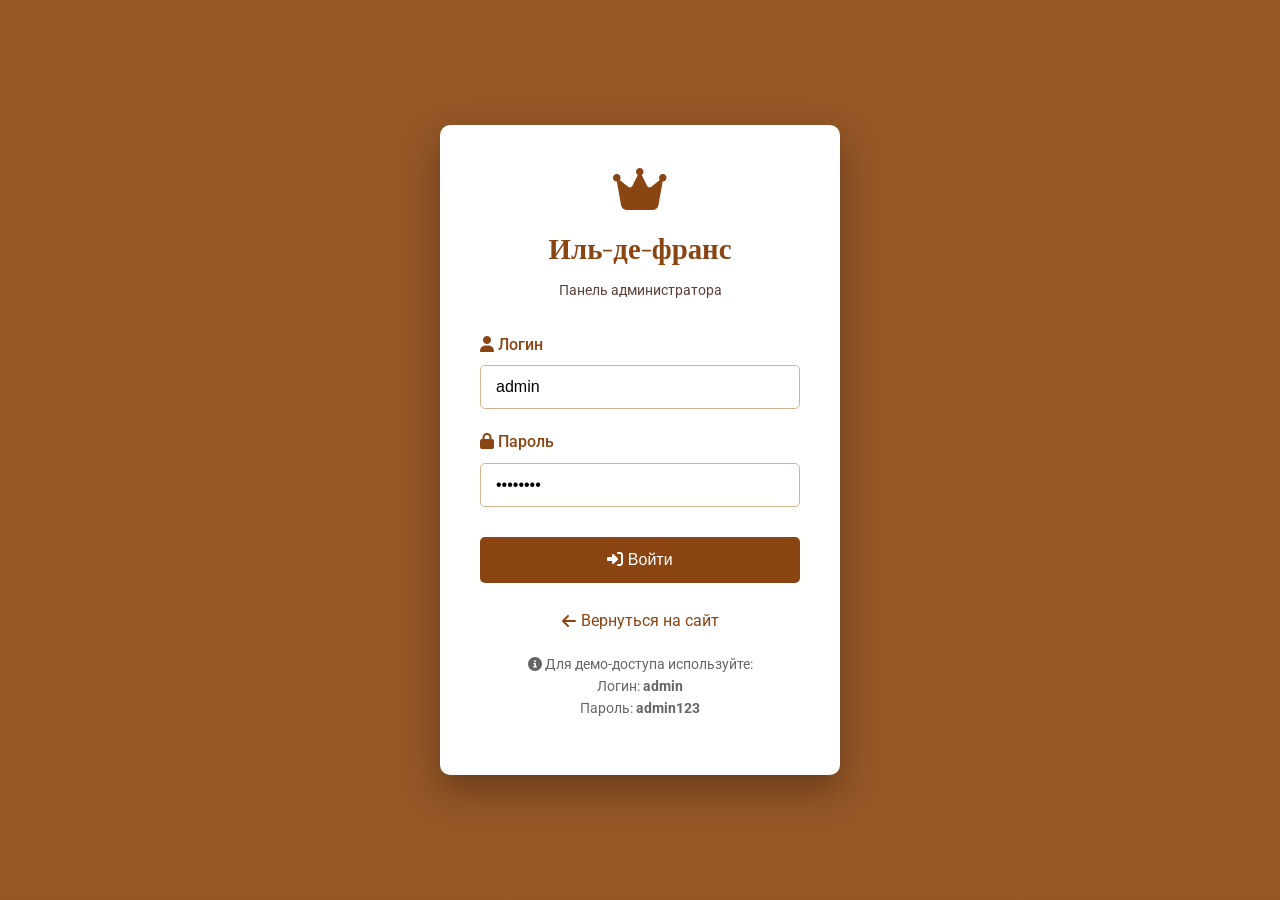
<file: admin-login.html>
<!DOCTYPE html>
<html lang="ru">
<head>
    <meta charset="UTF-8">
    <meta name="viewport" content="width=device-width, initial-scale=1.0">
    <title>Вход в панель администратора - Иль-де-франс</title>
    <link rel="stylesheet" href="style.css">
    <link rel="stylesheet" href="admin-style.css">
    <link rel="stylesheet" href="https://cdnjs.cloudflare.com/ajax/libs/font-awesome/6.4.0/css/all.min.css">
    <link href="https://fonts.googleapis.com/css2?family=Cinzel:wght@400;500;600&family=Playfair+Display:wght@400;500;600&family=Roboto:wght@300;400;500&display=swap" rel="stylesheet">
    <style>
        .login-page {
            min-height: 100vh;
            background: linear-gradient(rgba(139, 69, 19, 0.9), rgba(139, 69, 19, 0.9)),
                        url('https://images.unsplash.com/photo-1517248135467-4c7edcad34c4?ixlib=rb-4.0.3&auto=format&fit=crop&w=1470&q=80');
            background-size: cover;
            background-position: center;
            display: flex;
            align-items: center;
            justify-content: center;
            padding: 20px;
        }
        
        .login-container {
            background-color: var(--white);
            border-radius: 10px;
            padding: 40px;
            width: 100%;
            max-width: 400px;
            box-shadow: 0 15px 35px rgba(0, 0, 0, 0.3);
            text-align: center;
        }
        
        .login-logo {
            margin-bottom: 30px;
        }
        
        .login-logo i {
            font-size: 3rem;
            color: var(--primary-brown);
            margin-bottom: 15px;
        }
        
        .login-logo h1 {
            color: var(--primary-brown);
            font-size: 1.8rem;
            margin-bottom: 5px;
        }
        
        .login-logo p {
            color: var(--text-light);
            font-size: 0.9rem;
        }
        
        .login-form {
            text-align: left;
        }
        
        .form-group {
            margin-bottom: 20px;
        }
        
        .form-group label {
            display: block;
            margin-bottom: 8px;
            color: var(--primary-brown);
            font-weight: 500;
        }
        
        .form-control {
            width: 100%;
            padding: 12px 15px;
            border: 1px solid var(--dark-beige);
            border-radius: 5px;
            font-size: 1rem;
            transition: all 0.3s;
        }
        
        .form-control:focus {
            outline: none;
            border-color: var(--primary-brown);
            box-shadow: 0 0 0 3px rgba(139, 69, 19, 0.1);
        }
        
        .login-btn {
            width: 100%;
            padding: 14px;
            background-color: var(--primary-brown);
            color: white;
            border: none;
            border-radius: 5px;
            font-size: 1rem;
            font-weight: 500;
            cursor: pointer;
            transition: background-color 0.3s;
            margin-top: 10px;
        }
        
        .login-btn:hover {
            background-color: var(--light-brown);
        }
        
        .login-error {
            background-color: #ffebee;
            color: #c62828;
            padding: 10px;
            border-radius: 5px;
            margin-top: 15px;
            display: none;
            text-align: center;
        }
        
        .back-to-site {
            margin-top: 25px;
            text-align: center;
        }
        
        .back-to-site a {
            color: var(--primary-brown);
            text-decoration: none;
            display: inline-flex;
            align-items: center;
            gap: 5px;
        }
        
        .back-to-site a:hover {
            text-decoration: underline;
        }
    </style>
</head>
<body>
    <div class="login-page">
        <div class="login-container">
            <div class="login-logo">
                <i class="fas fa-crown"></i>
                <h1>Иль-де-франс</h1>
                <p>Панель администратора</p>
            </div>
            
            <form id="login-form" class="login-form">
                <div class="form-group">
                    <label for="username"><i class="fas fa-user"></i> Логин</label>
                    <input type="text" id="username" class="form-control" placeholder="Введите логин" required>
                </div>
                
                <div class="form-group">
                    <label for="password"><i class="fas fa-lock"></i> Пароль</label>
                    <input type="password" id="password" class="form-control" placeholder="Введите пароль" required>
                </div>
                
                <button type="submit" class="login-btn">
                    <i class="fas fa-sign-in-alt"></i> Войти
                </button>
                
                <div id="login-error" class="login-error">
                    <i class="fas fa-exclamation-circle"></i> Неверный логин или пароль
                </div>
            </form>
            
            <div class="back-to-site">
                <a href="index.html"><i class="fas fa-arrow-left"></i> Вернуться на сайт</a>
            </div>
            
            <div class="login-info">
                <p style="margin-top: 20px; font-size: 0.85rem; color: #666;">
                    <i class="fas fa-info-circle"></i> Для демо-доступа используйте:<br>
                    Логин: <strong>admin</strong><br>
                    Пароль: <strong>admin123</strong>
                </p>
            </div>
        </div>
    </div>

    <script src="admin-script.js"></script>
    <script>
        document.addEventListener('DOMContentLoaded', function() {
            const loginForm = document.getElementById('login-form');
            const loginError = document.getElementById('login-error');
            
            const demoCredentials = {
                username: 'admin',
                password: 'admin123'
            };
            
            loginForm.addEventListener('submit', function(e) {
                e.preventDefault();
                
                const username = document.getElementById('username').value.trim();
                const password = document.getElementById('password').value;
                
                if (username === demoCredentials.username && password === demoCredentials.password) {
                  
                    localStorage.setItem('adminLoggedIn', 'true');
                    localStorage.setItem('adminUsername', username);
                    
                    window.location.href = 'admin.html';
                } else {
                    
                    loginError.style.display = 'block';
                    
                    setTimeout(() => {
                        loginError.style.display = 'none';
                    }, 3000);
                }
            });
            
            document.getElementById('username').value = 'admin';
            document.getElementById('password').value = 'admin123';
        });
    </script>
</body>
</html>
</file>
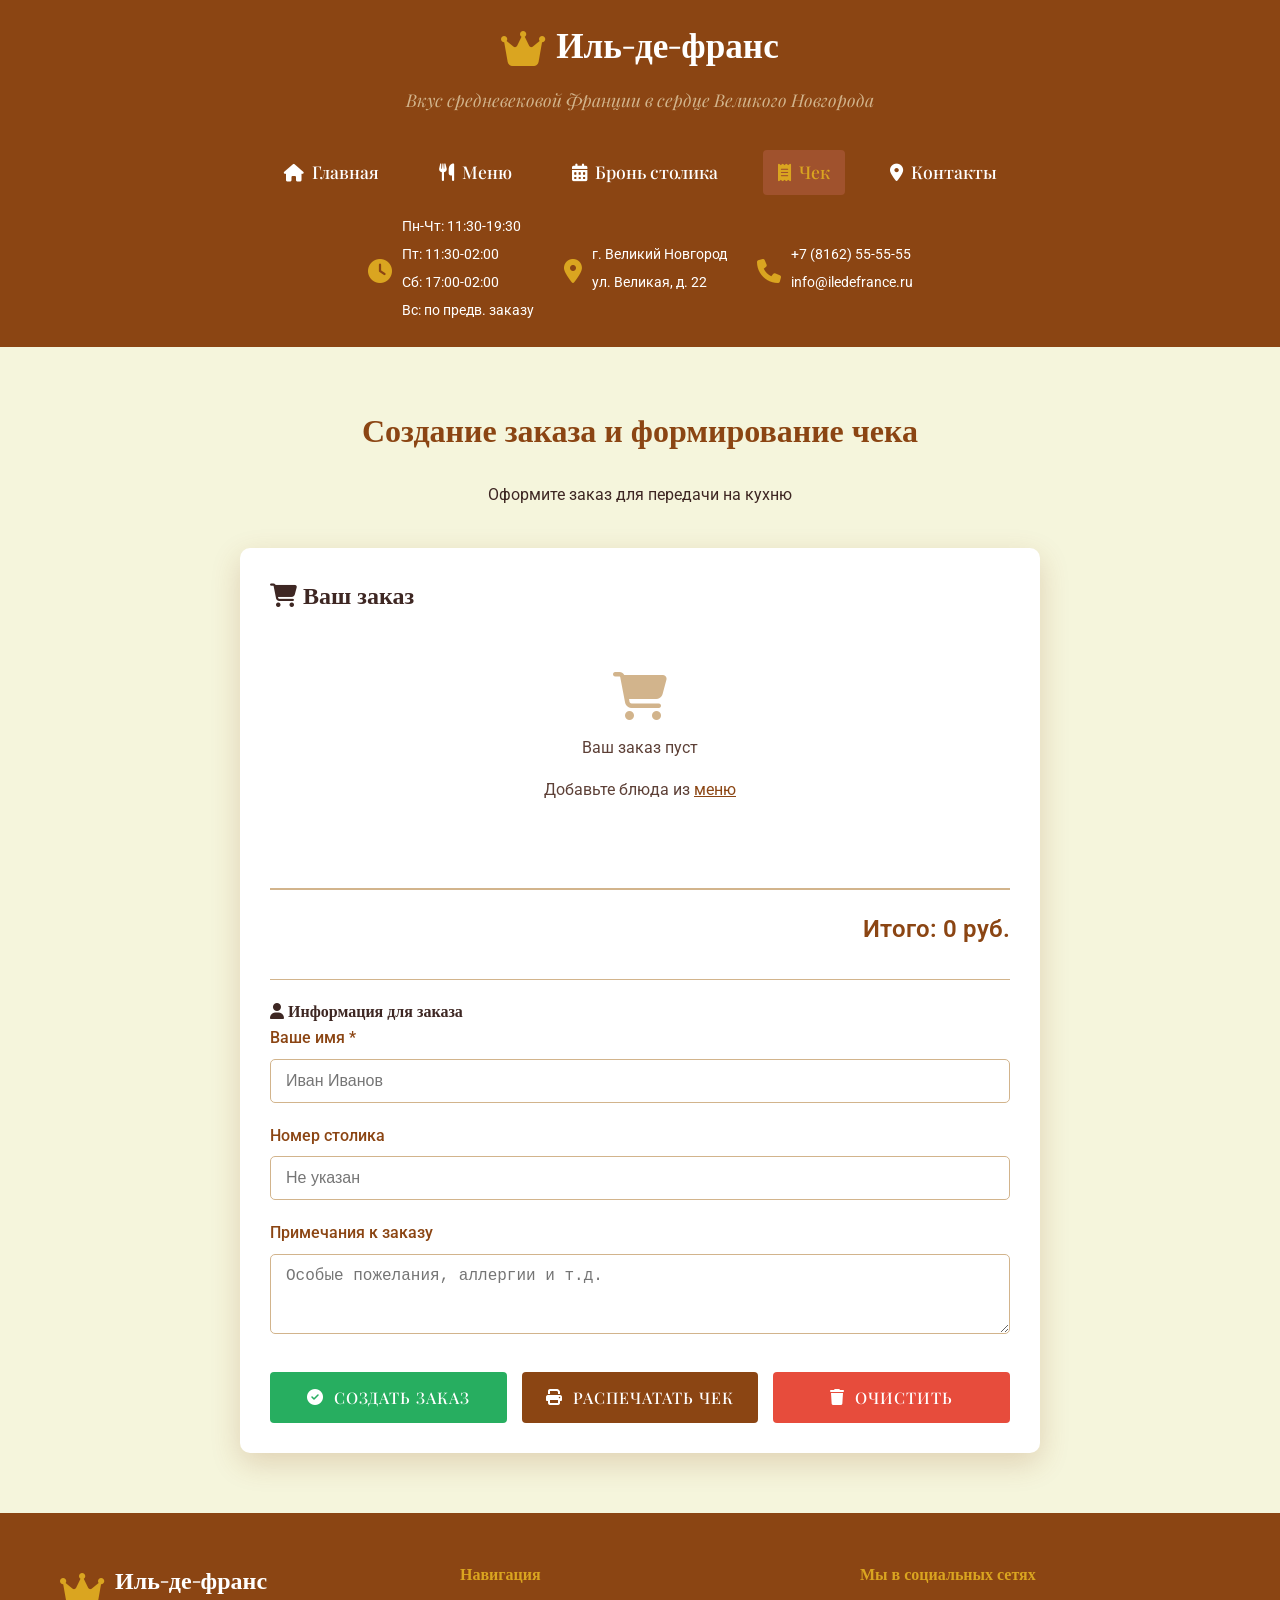
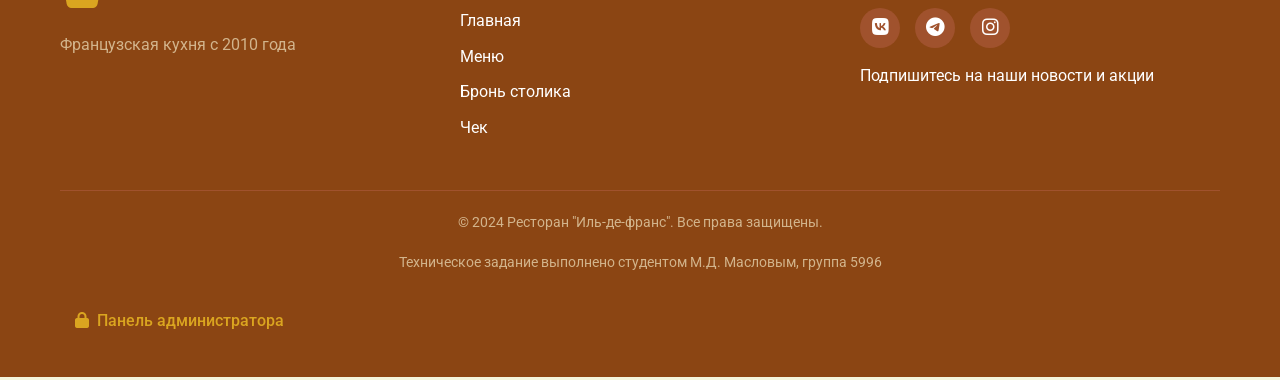
<file: check.html>
<!DOCTYPE html>
<html lang="ru">
<head>
    <meta charset="UTF-8">
    <meta name="viewport" content="width=device-width, initial-scale=1.0">
    <title>Формирование чека - Ресторан "Иль-де-франс"</title>
    <link rel="stylesheet" href="style.css">
    <link rel="stylesheet" href="https://cdnjs.cloudflare.com/ajax/libs/font-awesome/6.4.0/css/all.min.css">
    <link href="https://fonts.googleapis.com/css2?family=Cinzel:wght@400;500;600&family=Playfair+Display:wght@400;500;600&family=Roboto:wght@300;400;500&display=swap" rel="stylesheet">
    <style>
        .check-page {
            padding: 60px 0;
            background-color: var(--beige);
            min-height: 100vh;
        }
        
        .check-container {
            max-width: 800px;
            margin: 0 auto;
        }
        
        .check-header {
            text-align: center;
            margin-bottom: 40px;
        }
        
        .check-header h2 {
            color: var(--primary-brown);
        }
        
        .check-form {
            background-color: var(--white);
            border-radius: 10px;
            padding: 30px;
            box-shadow: 0 10px 30px var(--shadow);
        }
        
        .check-items {
            margin-bottom: 30px;
        }
        
        .check-item {
            display: flex;
            align-items: center;
            padding: 15px;
            border-bottom: 1px solid var(--beige);
            background-color: #f9f9f9;
            border-radius: 5px;
            margin-bottom: 10px;
        }
        
        .item-name {
            flex: 2;
            font-weight: 500;
        }
        
        .item-quantity {
            width: 60px;
            padding: 8px;
            text-align: center;
            border: 1px solid var(--dark-beige);
            border-radius: 4px;
            margin: 0 15px;
        }
        
        .item-price {
            flex: 1;
            text-align: right;
            font-weight: 600;
            color: var(--primary-brown);
        }
        
        .remove-item {
            background: none;
            border: none;
            color: var(--light-brown);
            cursor: pointer;
            margin-left: 15px;
            font-size: 1.2rem;
        }
        
        .check-total {
            text-align: right;
            font-size: 1.5rem;
            font-weight: 600;
            color: var(--primary-brown);
            margin: 25px 0;
            padding-top: 20px;
            border-top: 2px solid var(--dark-beige);
        }
        
        .order-form {
            margin-top: 30px;
            padding-top: 20px;
            border-top: 1px solid var(--dark-beige);
        }
        
        .form-group {
            margin-bottom: 20px;
        }
        
        .form-group label {
            display: block;
            margin-bottom: 8px;
            font-weight: 500;
            color: var(--primary-brown);
        }
        
        .form-control {
            width: 100%;
            padding: 12px 15px;
            border: 1px solid var(--dark-beige);
            border-radius: 5px;
            font-size: 1rem;
        }
        
        .check-actions {
            display: flex;
            gap: 15px;
            margin-top: 30px;
            flex-wrap: wrap;
        }
        
        .check-actions .btn {
            flex: 1;
            min-width: 150px;
            padding: 15px;
            font-size: 1rem;
            display: flex;
            align-items: center;
            justify-content: center;
            gap: 10px;
        }
        
        .btn-success {
            background-color: #27ae60;
            color: white;
        }
        
        .btn-success:hover {
            background-color: #219653;
        }
        
        .btn-primary {
            background-color: var(--primary-brown);
            color: white;
        }
        
        .btn-primary:hover {
            background-color: var(--light-brown);
        }
        
        .success-message {
            background-color: rgba(39, 174, 96, 0.1);
            border: 1px solid #27ae60;
            color: #27ae60;
            padding: 20px;
            border-radius: 8px;
            text-align: center;
            margin-top: 20px;
            display: none;
        }
        
        .empty-check-message {
            text-align: center;
            padding: 40px;
            color: var(--text-light);
        }
        
        .empty-check-message i {
            font-size: 3rem;
            margin-bottom: 15px;
            color: var(--dark-beige);
        }
        
        .empty-check-message a {
            color: var(--primary-brown);
            text-decoration: underline;
        }
        
        @media (max-width: 576px) {
            .check-actions {
                flex-direction: column;
            }
            
            .check-actions .btn {
                width: 100%;
            }
        }
        
        /* Стили для печати чека */
        @media print {
            body * {
                visibility: hidden;
            }
            
            #print-section, #print-section * {
                visibility: visible;
            }
            
            #print-section {
                position: absolute;
                left: 0;
                top: 0;
                width: 100%;
                padding: 20px;
                background: white;
            }
            
            .no-print {
                display: none !important;
            }
        }
    </style>
</head>
<body>
    <header>
        <div class="container">
            <div class="logo-section">
                <div class="logo">
                    <i class="fas fa-crown"></i>
                    <h1>Иль-де-франс</h1>
                </div>
                <p class="slogan">Вкус средневековой Франции в сердце Великого Новгорода</p>
            </div>
            
            <nav class="main-nav">
                <ul>
                    <li><a href="index.html"><i class="fas fa-home"></i> Главная</a></li>
                    <li><a href="menu.html"><i class="fas fa-utensils"></i> Меню</a></li>
                    <li><a href="reservation.html"><i class="fas fa-calendar-alt"></i> Бронь столика</a></li>
                    <li><a href="check.html" class="active"><i class="fas fa-receipt"></i> Чек</a></li>
                    <li><a href="index.html#contacts"><i class="fas fa-map-marker-alt"></i> Контакты</a></li>
                </ul>
            </nav>
            
            <div class="header-info">
                <div class="info-item">
                    <i class="fas fa-clock"></i>
                    <div>
                        <p>Пн-Чт: 11:30-19:30</p>
                        <p>Пт: 11:30-02:00</p>
                        <p>Сб: 17:00-02:00</p>
                        <p>Вс: по предв. заказу</p>
                    </div>
                </div>
                <div class="info-item">
                    <i class="fas fa-map-marker-alt"></i>
                    <div>
                        <p>г. Великий Новгород</p>
                        <p>ул. Великая, д. 22</p>
                    </div>
                </div>
                <div class="info-item">
                    <i class="fas fa-phone"></i>
                    <div>
                        <p>+7 (8162) 55-55-55</p>
                        <p>info@iledefrance.ru</p>
                    </div>
                </div>
            </div>
        </div>
    </header>

    <main class="check-page">
        <div class="container">
            <div class="check-container">
                <div class="check-header">
                    <h2>Создание заказа и формирование чека</h2>
                    <p>Оформите заказ для передачи на кухню</p>
                </div>
                
                <div class="check-form no-print">
                    <h3><i class="fas fa-shopping-cart"></i> Ваш заказ</h3>
                    
                    <div class="check-items" id="check-items-container">
                        <div class="empty-check-message">
                            <i class="fas fa-shopping-cart"></i>
                            <p>Ваш заказ пуст</p>
                            <p>Добавьте блюда из <a href="menu.html">меню</a></p>
                        </div>
                    </div>
                    
                    <div class="check-total">
                        Итого: <span id="check-total">0</span> руб.
                    </div>
                    
                    <div class="order-form">
                        <h4><i class="fas fa-user"></i> Информация для заказа</h4>
                        <div class="form-group">
                            <label for="order-customer-name">Ваше имя *</label>
                            <input type="text" id="order-customer-name" class="form-control" placeholder="Иван Иванов" required>
                        </div>
                        <div class="form-group">
                            <label for="order-table">Номер столика</label>
                            <input type="text" id="order-table" class="form-control" placeholder="Не указан">
                        </div>
                        <div class="form-group">
                            <label for="order-notes">Примечания к заказу</label>
                            <textarea id="order-notes" class="form-control" rows="3" placeholder="Особые пожелания, аллергии и т.д."></textarea>
                        </div>
                    </div>
                    
                    <div class="check-actions">
                        <button id="create-order-btn" class="btn btn-success">
                            <i class="fas fa-check-circle"></i> Создать заказ
                        </button>
                        <button id="print-check-btn" class="btn btn-primary">
                            <i class="fas fa-print"></i> Распечатать чек
                        </button>
                        <button id="clear-order-btn" class="btn" style="background-color: #e74c3c; color: white;">
                            <i class="fas fa-trash"></i> Очистить
                        </button>
                    </div>
                    
                    <div id="success-message" class="success-message">
                        <i class="fas fa-check-circle"></i>
                        <h4>Заказ успешно создан!</h4>
                        <p>Ваш заказ передан на кухню и появится в панели администратора.</p>
                        <p id="order-details"></p>
                        <button id="print-success-check" class="btn btn-primary btn-sm" style="margin-top: 10px;">
                            <i class="fas fa-print"></i> Распечатать чек
                        </button>
                    </div>
                </div>
                
                <!-- Секция для печати -->
                <div id="print-section" style="display: none;">
                    <div style="text-align: center; margin-bottom: 20px;">
                        <h2>Ресторан "Иль-де-франс"</h2>
                        <p>г. Великий Новгород, ул. Великая, д. 22</p>
                        <p>Тел: +7 (8162) 55-55-55</p>
                        <hr>
                        <p>Чек №: <span id="print-order-id">000000</span></p>
                        <p>Дата: <span id="print-date">01.01.2024</span></p>
                        <p>Время: <span id="print-time">12:00</span></p>
                        <hr>
                    </div>
                    
                    <div style="margin-bottom: 20px;">
                        <p>Клиент: <strong id="print-customer">Гость</strong></p>
                        <p>Столик: <span id="print-table">—</span></p>
                    </div>
                    
                    <table style="width: 100%; border-collapse: collapse; margin-bottom: 20px;">
                        <thead>
                            <tr>
                                <th style="text-align: left; border-bottom: 1px solid #000; padding: 5px 0;">Наименование</th>
                                <th style="text-align: center; border-bottom: 1px solid #000; padding: 5px 0;">Кол-во</th>
                                <th style="text-align: right; border-bottom: 1px solid #000; padding: 5px 0;">Сумма</th>
                            </tr>
                        </thead>
                        <tbody id="print-items">
                            <!-- Товары будут добавлены через JS -->
                        </tbody>
                        <tfoot>
                            <tr>
                                <td colspan="2" style="text-align: right; padding: 10px 0; border-top: 2px solid #000;"><strong>ИТОГО:</strong></td>
                                <td style="text-align: right; padding: 10px 0; border-top: 2px solid #000;"><strong id="print-total">0 руб.</strong></td>
                            </tr>
                        </tfoot>
                    </table>
                    
                    <div style="margin-top: 30px; text-align: center;">
                        <p>Спасибо за заказ!</p>
                        <p>Приходите к нам снова!</p>
                        <hr>
                        <p style="font-size: 12px;">Официант: <span id="print-waiter">—</span></p>
                    </div>
                </div>
            </div>
        </div>
    </main>

    <footer>
        <div class="container">
            <div class="footer-content">
                <div class="footer-logo">
                    <div class="logo">
                        <i class="fas fa-crown"></i>
                        <h3>Иль-де-франс</h3>
                    </div>
                    <p>Французская кухня с 2010 года</p>
                </div>
                
                <div class="footer-nav">
                    <h4>Навигация</h4>
                    <ul>
                        <li><a href="index.html">Главная</a></li>
                        <li><a href="menu.html">Меню</a></li>
                        <li><a href="reservation.html">Бронь столика</a></li>
                        <li><a href="check.html">Чек</a></li>
                    </ul>
                </div>
                
                <div class="footer-social">
                    <h4>Мы в социальных сетях</h4>
                    <div class="social-icons">
                        <a href="#"><i class="fab fa-vk"></i></a>
                        <a href="#"><i class="fab fa-telegram"></i></a>
                        <a href="#"><i class="fab fa-instagram"></i></a>
                    </div>
                    <p>Подпишитесь на наши новости и акции</p>
                </div>
            </div>
            
            <div class="footer-bottom">
                <p>&copy; 2024 Ресторан "Иль-де-франс". Все права защищены.</p>
                <p>Техническое задание выполнено студентом М.Д. Масловым, группа 5996</p>
            </div>
            
            <div class="admin-access">
                <p><a href="admin-login.html" class="admin-link"><i class="fas fa-lock"></i> Панель администратора</a></p>
            </div>
        </div>
    </footer>

    <script>
        // Инициализация при загрузке страницы
        document.addEventListener('DOMContentLoaded', function() {
            // Загружаем заказ из сайта
            loadOrderFromSite();
            
            // Инициализируем обработчики
            initEventHandlers();
        });

        function loadOrderFromSite() {
            // Пробуем загрузить заказ из сайта
            const siteOrder = localStorage.getItem('siteOrder');
            if (siteOrder) {
                try {
                    const orderData = JSON.parse(siteOrder);
                    displayOrderItems(orderData.items);
                    updateTotal(orderData.total);
                } catch (e) {
                    console.error('Ошибка загрузки заказа:', e);
                }
            }
        }

        function displayOrderItems(items) {
            const container = document.getElementById('check-items-container');
            if (!container) return;
            
            if (!items || items.length === 0) {
                container.innerHTML = `
                    <div class="empty-check-message">
                        <i class="fas fa-shopping-cart"></i>
                        <p>Ваш заказ пуст</p>
                        <p>Добавьте блюда из <a href="menu.html">меню</a></p>
                    </div>
                `;
                return;
            }
            
            let html = '';
            items.forEach((item, index) => {
                html += `
                    <div class="check-item">
                        <span class="item-name">${item.name}</span>
                        <input type="number" class="item-quantity" value="${item.quantity}" min="1" data-index="${index}">
                        <span class="item-price">${item.price * item.quantity} руб.</span>
                        <button class="remove-item" data-index="${index}">
                            <i class="fas fa-times"></i>
                        </button>
                    </div>
                `;
            });
            
            container.innerHTML = html;
            
            // Добавляем обработчики для элементов
            document.querySelectorAll('.item-quantity').forEach(input => {
                input.addEventListener('change', updateItemQuantity);
            });
            
            document.querySelectorAll('.remove-item').forEach(button => {
                button.addEventListener('click', removeItem);
            });
        }

        function updateTotal(total) {
            const totalElement = document.getElementById('check-total');
            if (totalElement) {
                totalElement.textContent = total;
            }
        }

        function initEventHandlers() {
            // Кнопка создания заказа
            const createOrderBtn = document.getElementById('create-order-btn');
            if (createOrderBtn) {
                createOrderBtn.addEventListener('click', createOrder);
            }
            
            // Кнопка печати чека
            const printCheckBtn = document.getElementById('print-check-btn');
            if (printCheckBtn) {
                printCheckBtn.addEventListener('click', printCheck);
            }
            
            // Кнопка печати после успеха
            const printSuccessCheckBtn = document.getElementById('print-success-check');
            if (printSuccessCheckBtn) {
                printSuccessCheckBtn.addEventListener('click', printCheck);
            }
            
            // Кнопка очистки
            const clearOrderBtn = document.getElementById('clear-order-btn');
            if (clearOrderBtn) {
                clearOrderBtn.addEventListener('click', clearOrder);
            }
        }

        function createOrder() {
            // Получаем данные формы
            const customerName = document.getElementById('order-customer-name').value.trim();
            if (!customerName) {
                alert('Пожалуйста, введите ваше имя');
                return;
            }
            
            const table = document.getElementById('order-table').value.trim() || '—';
            const notes = document.getElementById('order-notes').value.trim();
            
            // Получаем текущий заказ из сайта
            const siteOrder = localStorage.getItem('siteOrder');
            if (!siteOrder) {
                alert('Ваш заказ пуст');
                return;
            }
            
            try {
                const orderData = JSON.parse(siteOrder);
                
                // Создаем объект заказа для админки
                const adminOrder = {
                    id: 'ORD-' + Date.now().toString().slice(-8),
                    customerName: customerName,
                    phone: '—',
                    table: table,
                    items: orderData.items,
                    total: orderData.total,
                    status: 'active',
                    timestamp: new Date().toISOString(),
                    payment: 'ожидает',
                    notes: notes,
                    waiter: '—'
                };
                
                // Сохраняем заказ в админку
                saveOrderToAdmin(adminOrder);
                
                // Показываем сообщение об успехе
                showSuccessMessage(adminOrder);
                
                // Очищаем заказ на сайте
                localStorage.removeItem('siteOrder');
                
            } catch (e) {
                console.error('Ошибка создания заказа:', e);
                alert('Ошибка создания заказа');
            }
        }

        function saveOrderToAdmin(order) {
            try {
                // Получаем текущие данные админки
                let adminData = localStorage.getItem('adminData');
                let adminOrders = [];
                
                if (adminData) {
                    try {
                        const parsedData = JSON.parse(adminData);
                        adminOrders = parsedData.orders || [];
                    } catch (e) {
                        console.error('Ошибка парсинга adminData:', e);
                        adminOrders = [];
                    }
                }
                
                // Добавляем новый заказ
                adminOrders.push(order);
                
                // Обновляем данные админки
                if (adminData) {
                    const parsedData = JSON.parse(adminData);
                    parsedData.orders = adminOrders;
                    localStorage.setItem('adminData', JSON.stringify(parsedData));
                } else {
                    // Если данных админки нет - создаем
                    const newAdminData = {
                        orders: [order],
                        menu: [],
                        reservations: [],
                        analytics: { daily: [], weekly: [], monthly: [] }
                    };
                    localStorage.setItem('adminData', JSON.stringify(newAdminData));
                }
                
                console.log('Заказ сохранен в админку:', order);
                return true;
            } catch (error) {
                console.error('Ошибка сохранения заказа в админку:', error);
                return false;
            }
        }

        function showSuccessMessage(order) {
            const successMessage = document.getElementById('success-message');
            const orderDetails = document.getElementById('order-details');
            const checkActions = document.querySelector('.check-actions');
            const orderForm = document.querySelector('.order-form');
            
            if (successMessage && orderDetails) {
                // Заполняем детали заказа
                orderDetails.innerHTML = `
                    <strong>Номер заказа:</strong> ${order.id}<br>
                    <strong>Имя:</strong> ${order.customerName}<br>
                    <strong>Столик:</strong> ${order.table}<br>
                    <strong>Сумма:</strong> ${order.total} руб.
                `;
                
                // Показываем сообщение
                successMessage.style.display = 'block';
                
                // Скрываем кнопки действий и форму
                if (checkActions) {
                    checkActions.style.display = 'none';
                }
                if (orderForm) {
                    orderForm.style.display = 'none';
                }
                
                // Прокручиваем к сообщению
                successMessage.scrollIntoView({ behavior: 'smooth' });
            }
        }

        function printCheck() {
            // Получаем данные заказа
            const siteOrder = localStorage.getItem('siteOrder');
            const customerName = document.getElementById('order-customer-name').value.trim() || 'Гость';
            const table = document.getElementById('order-table').value.trim() || '—';
            
            let orderData = null;
            if (siteOrder) {
                try {
                    orderData = JSON.parse(siteOrder);
                } catch (e) {
                    console.error('Ошибка загрузки заказа для печати:', e);
                }
            }
            
            // Если нет заказа - проверяем успешный заказ
            if (!orderData) {
                const orderDetails = document.getElementById('order-details');
                if (orderDetails && orderDetails.textContent.includes('Номер заказа')) {
                    // Парсим данные из сообщения об успехе
                    const text = orderDetails.textContent;
                    const orderIdMatch = text.match(/Номер заказа:\s*([^\n]+)/);
                    const nameMatch = text.match(/Имя:\s*([^\n]+)/);
                    const tableMatch = text.match(/Столик:\s*([^\n]+)/);
                    const totalMatch = text.match(/Сумма:\s*([^\n]+)/);
                    
                    orderData = {
                        id: orderIdMatch ? orderIdMatch[1].trim() : 'ORD-' + Date.now().toString().slice(-8),
                        customerName: nameMatch ? nameMatch[1].trim() : customerName,
                        table: tableMatch ? tableMatch[1].trim() : table,
                        items: [],
                        total: totalMatch ? parseFloat(totalMatch[1].trim()) : 0
                    };
                }
            }
            
            if (!orderData || orderData.items.length === 0) {
                alert('Нет данных для печати чека. Сначала создайте заказ.');
                return;
            }
            
            // Подготавливаем данные для печати
            preparePrintData(orderData, customerName, table);
            
            // Показываем секцию для печати и запускаем печать
            setTimeout(() => {
                const printSection = document.getElementById('print-section');
                printSection.style.display = 'block';
                
                window.print();
                
                // Возвращаем секцию в скрытое состояние
                setTimeout(() => {
                    printSection.style.display = 'none';
                }, 100);
            }, 100);
        }

        function preparePrintData(orderData, customerName, table) {
            const now = new Date();
            
            // Заполняем данные в секции печати
            document.getElementById('print-order-id').textContent = orderData.id;
            document.getElementById('print-date').textContent = now.toLocaleDateString('ru-RU');
            document.getElementById('print-time').textContent = now.toLocaleTimeString('ru-RU', { hour: '2-digit', minute: '2-digit' });
            document.getElementById('print-customer').textContent = customerName;
            document.getElementById('print-table').textContent = table;
            
            // Заполняем товары
            const itemsContainer = document.getElementById('print-items');
            itemsContainer.innerHTML = '';
            
            orderData.items.forEach(item => {
                const row = document.createElement('tr');
                row.innerHTML = `
                    <td style="padding: 5px 0;">${item.name}</td>
                    <td style="text-align: center; padding: 5px 0;">${item.quantity}</td>
                    <td style="text-align: right; padding: 5px 0;">${item.price * item.quantity} руб.</td>
                `;
                itemsContainer.appendChild(row);
            });
            
            // Устанавливаем итоговую сумму
            document.getElementById('print-total').textContent = orderData.total + ' руб.';
            
            // Случайный официант
            const waiters = ['Анна', 'Сергей', 'Мария', 'Дмитрий', 'Ольга'];
            const randomWaiter = waiters[Math.floor(Math.random() * waiters.length)];
            document.getElementById('print-waiter').textContent = randomWaiter;
        }

        function clearOrder() {
            if (confirm('Очистить весь заказ?')) {
                localStorage.removeItem('siteOrder');
                loadOrderFromSite();
                alert('Заказ очищен');
            }
        }

        function updateItemQuantity(e) {
            // Обновление количества товара
            const index = e.target.getAttribute('data-index');
            const quantity = parseInt(e.target.value) || 1;
            
            const siteOrder = localStorage.getItem('siteOrder');
            if (siteOrder) {
                try {
                    const orderData = JSON.parse(siteOrder);
                    orderData.items[index].quantity = quantity;
                    
                    // Пересчитываем общую сумму
                    orderData.total = orderData.items.reduce((sum, item) => {
                        return sum + (item.price * item.quantity);
                    }, 0);
                    
                    localStorage.setItem('siteOrder', JSON.stringify(orderData));
                    displayOrderItems(orderData.items);
                    updateTotal(orderData.total);
                } catch (e) {
                    console.error('Ошибка обновления количества:', e);
                }
            }
        }

        function removeItem(e) {
            const index = e.target.closest('.remove-item').getAttribute('data-index');
            
            const siteOrder = localStorage.getItem('siteOrder');
            if (siteOrder) {
                try {
                    const orderData = JSON.parse(siteOrder);
                    orderData.items.splice(index, 1);
                    
                    if (orderData.items.length === 0) {
                        localStorage.removeItem('siteOrder');
                        loadOrderFromSite();
                    } else {
                        // Пересчитываем общую сумму
                        orderData.total = orderData.items.reduce((sum, item) => {
                            return sum + (item.price * item.quantity);
                        }, 0);
                        
                        localStorage.setItem('siteOrder', JSON.stringify(orderData));
                        displayOrderItems(orderData.items);
                        updateTotal(orderData.total);
                    }
                } catch (e) {
                    console.error('Ошибка удаления товара:', e);
                }
            }
        }
    </script>
</body>
</html>
</file>
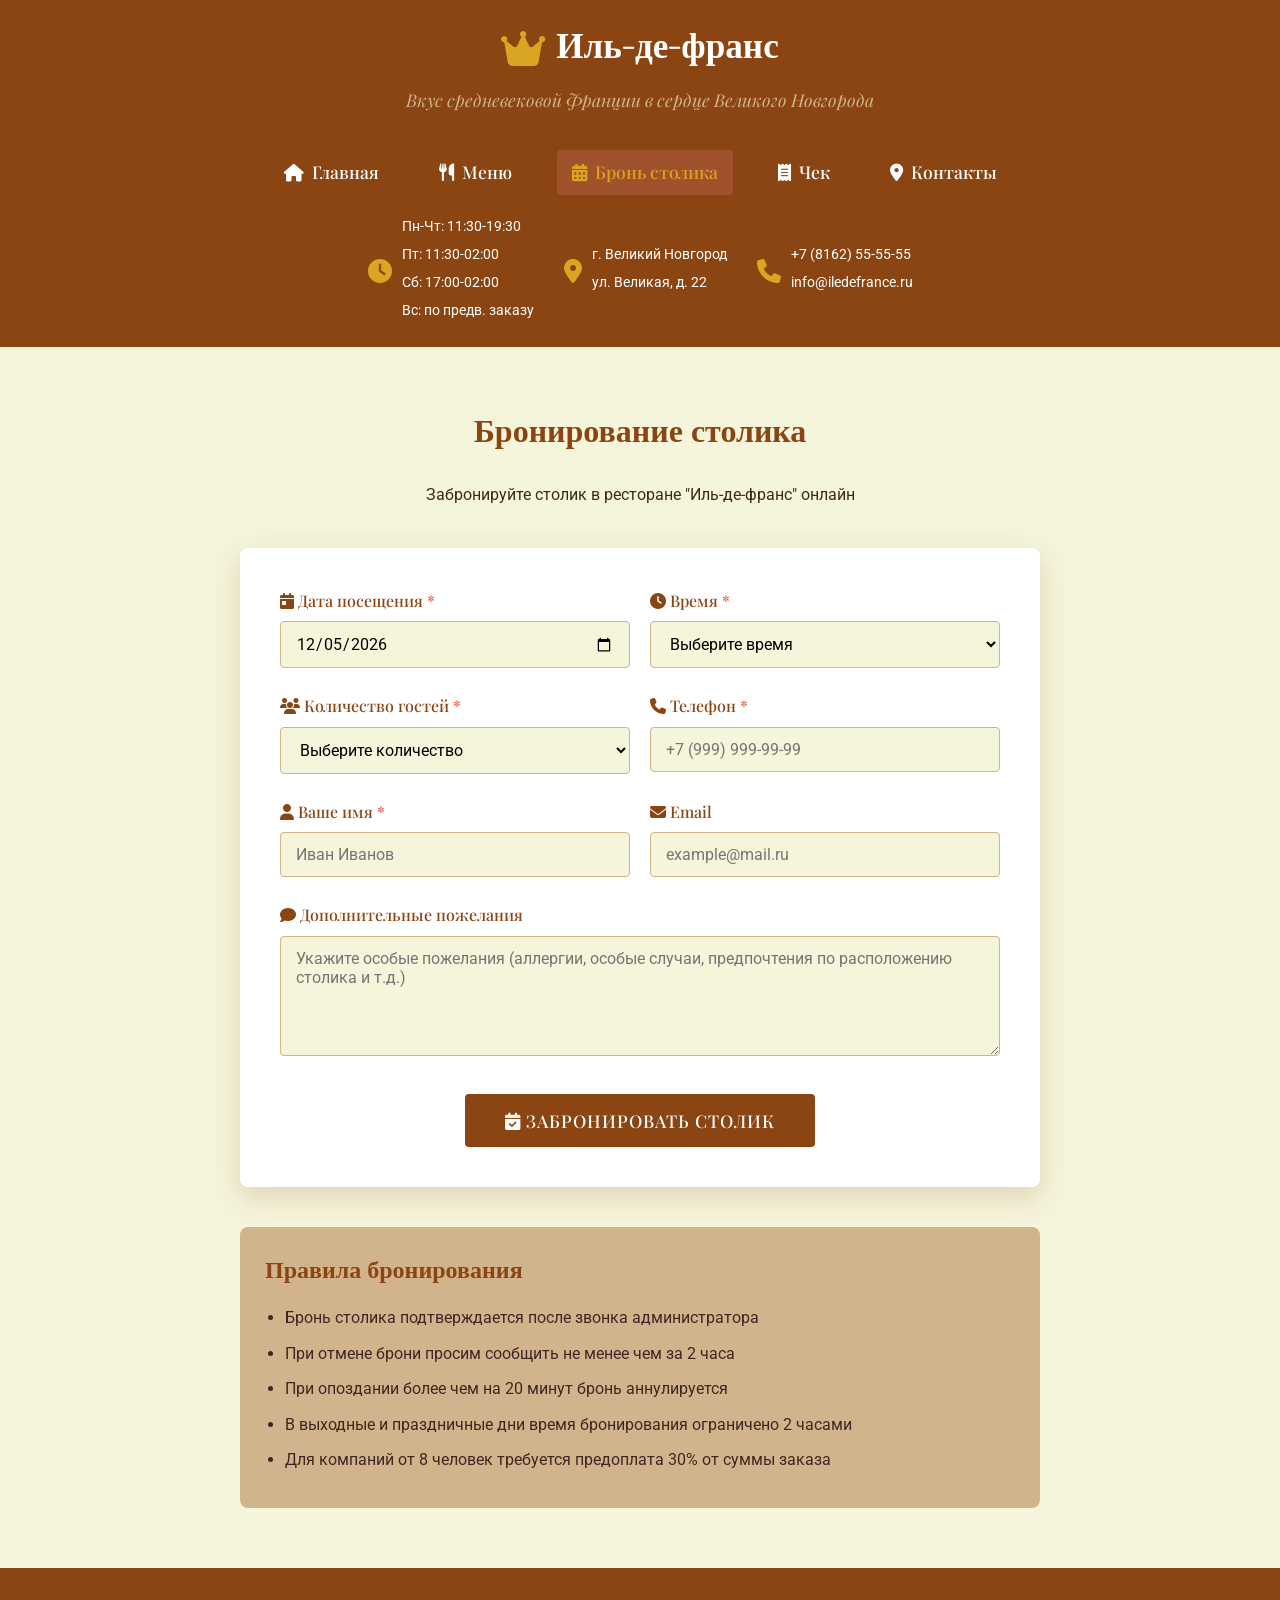
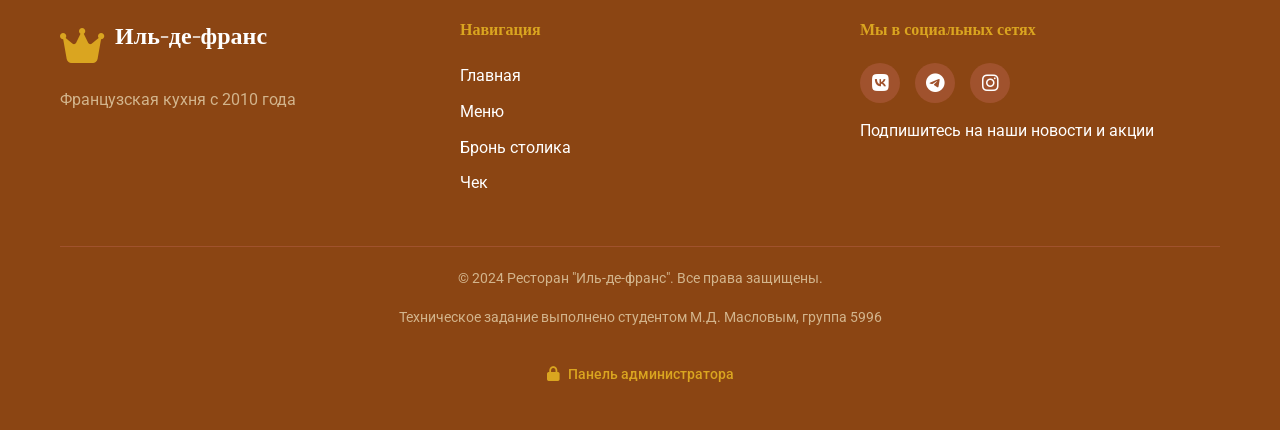
<file: reservation.html>
<!DOCTYPE html>
<html lang="ru">
<head>
    <meta charset="UTF-8">
    <meta name="viewport" content="width=device-width, initial-scale=1.0">
    <title>Бронь столика - Ресторан "Иль-де-франс"</title>
    <link rel="stylesheet" href="style.css">
    <link rel="stylesheet" href="https://cdnjs.cloudflare.com/ajax/libs/font-awesome/6.4.0/css/all.min.css">
    <link href="https://fonts.googleapis.com/css2?family=Cinzel:wght@400;500;600&family=Playfair+Display:wght@400;500;600&family=Roboto:wght@300;400;500&display=swap" rel="stylesheet">
    <style>
        .reservation-page {
            padding: 60px 0;
            background-color: var(--beige);
        }
        
        .reservation-container {
            max-width: 800px;
            margin: 0 auto;
        }
        
        .reservation-header {
            text-align: center;
            margin-bottom: 40px;
        }
        
        .reservation-header h2 {
            color: var(--primary-brown);
        }
        
        .reservation-form {
            background-color: var(--white);
            border-radius: 8px;
            padding: 40px;
            box-shadow: 0 10px 30px var(--shadow);
        }
        
        .form-group {
            margin-bottom: 25px;
        }
        
        .form-group label {
            display: block;
            margin-bottom: 8px;
            font-weight: 500;
            color: var(--primary-brown);
            font-family: 'Playfair Display', serif;
        }
        
        .form-control {
            width: 100%;
            padding: 12px 15px;
            border: 1px solid var(--dark-beige);
            border-radius: 4px;
            font-family: 'Roboto', sans-serif;
            font-size: 1rem;
            transition: border-color 0.3s;
            background-color: var(--beige);
        }
        
        .form-control:focus {
            outline: none;
            border-color: var(--primary-brown);
        }
        
        .form-row {
            display: grid;
            grid-template-columns: 1fr 1fr;
            gap: 20px;
        }
        
        textarea.form-control {
            min-height: 120px;
            resize: vertical;
        }
        
        .form-submit {
            text-align: center;
            margin-top: 30px;
        }
        
        .form-submit .btn {
            padding: 15px 40px;
            font-size: 1.1rem;
        }
        
        .reservation-info {
            background-color: var(--dark-beige);
            border-radius: 8px;
            padding: 25px;
            margin-top: 40px;
        }
        
        .reservation-info h3 {
            color: var(--primary-brown);
            margin-bottom: 15px;
        }
        
        .reservation-info ul {
            list-style-type: disc;
            padding-left: 20px;
        }
        
        .reservation-info li {
            margin-bottom: 10px;
        }
        
        .notification-area {
            position: fixed;
            top: 20px;
            right: 20px;
            z-index: 1000;
        }
        
        .notification {
            background-color: var(--primary-brown);
            color: white;
            padding: 15px 20px;
            border-radius: 4px;
            margin-bottom: 10px;
            display: flex;
            align-items: center;
            gap: 10px;
            box-shadow: 0 5px 15px rgba(0, 0, 0, 0.2);
            animation: slideIn 0.3s ease;
            max-width: 400px;
        }
        
        .notification.success {
            background-color: #27ae60;
        }
        
        .notification.error {
            background-color: #e74c3c;
        }
        
        .notification i {
            font-size: 1.2rem;
        }
        
        .close-notification {
            background: none;
            border: none;
            color: white;
            cursor: pointer;
            margin-left: auto;
            font-size: 1.2rem;
            padding: 0;
            width: 24px;
            height: 24px;
            display: flex;
            align-items: center;
            justify-content: center;
        }
        
        @keyframes slideIn {
            from {
                transform: translateX(100%);
                opacity: 0;
            }
            to {
                transform: translateX(0);
                opacity: 1;
            }
        }
        
        @media (max-width: 768px) {
            .form-row {
                grid-template-columns: 1fr;
            }
            
            .reservation-form {
                padding: 25px;
            }
        }
        
        .required::after {
            content: " *";
            color: #e74c3c;
        }
    </style>
</head>
<body>
    <header>
        <div class="container">
            <div class="logo-section">
                <div class="logo">
                    <i class="fas fa-crown"></i>
                    <h1>Иль-де-франс</h1>
                </div>
                <p class="slogan">Вкус средневековой Франции в сердце Великого Новгорода</p>
            </div>
            
            <nav class="main-nav">
                <ul>
                    <li><a href="index.html"><i class="fas fa-home"></i> Главная</a></li>
                    <li><a href="menu.html"><i class="fas fa-utensils"></i> Меню</a></li>
                    <li><a href="reservation.html" class="active"><i class="fas fa-calendar-alt"></i> Бронь столика</a></li>
                    <li><a href="check.html"><i class="fas fa-receipt"></i> Чек</a></li>
                    <li><a href="index.html#contacts"><i class="fas fa-map-marker-alt"></i> Контакты</a></li>
                </ul>
            </nav>
            
            <div class="header-info">
                <div class="info-item">
                    <i class="fas fa-clock"></i>
                    <div>
                        <p>Пн-Чт: 11:30-19:30</p>
                        <p>Пт: 11:30-02:00</p>
                        <p>Сб: 17:00-02:00</p>
                        <p>Вс: по предв. заказу</p>
                    </div>
                </div>
                <div class="info-item">
                    <i class="fas fa-map-marker-alt"></i>
                    <div>
                        <p>г. Великий Новгород</p>
                        <p>ул. Великая, д. 22</p>
                    </div>
                </div>
                <div class="info-item">
                    <i class="fas fa-phone"></i>
                    <div>
                        <p>+7 (8162) 55-55-55</p>
                        <p>info@iledefrance.ru</p>
                    </div>
                </div>
            </div>
        </div>
    </header>

    <div id="notification-area" class="notification-area"></div>

    <main class="reservation-page">
        <div class="container">
            <div class="reservation-container">
                <div class="reservation-header">
                    <h2>Бронирование столика</h2>
                    <p>Забронируйте столик в ресторане "Иль-де-франс" онлайн</p>
                </div>
                
                <form id="reservation-form" class="reservation-form">
                    <div class="form-row">
                        <div class="form-group">
                            <label for="reservation-date" class="required"><i class="fas fa-calendar-day"></i> Дата посещения</label>
                            <input type="date" id="reservation-date" class="form-control" required>
                        </div>
                        
                        <div class="form-group">
                            <label for="reservation-time" class="required"><i class="fas fa-clock"></i> Время</label>
                            <select id="reservation-time" class="form-control" required>
                                <option value="">Выберите время</option>
                                <option value="11:30">11:30</option>
                                <option value="12:00">12:00</option>
                                <option value="12:30">12:30</option>
                                <option value="13:00">13:00</option>
                                <option value="13:30">13:30</option>
                                <option value="14:00">14:00</option>
                                <option value="14:30">14:30</option>
                                <option value="15:00">15:00</option>
                                <option value="15:30">15:30</option>
                                <option value="16:00">16:00</option>
                                <option value="16:30">16:30</option>
                                <option value="17:00">17:00</option>
                                <option value="17:30">17:30</option>
                                <option value="18:00">18:00</option>
                                <option value="18:30">18:30</option>
                                <option value="19:00">19:00</option>
                                <option value="19:30">19:30</option>
                                <option value="20:00">20:00</option>
                                <option value="20:30">20:30</option>
                                <option value="21:00">21:00</option>
                                <option value="21:30">21:30</option>
                                <option value="22:00">22:00</option>
                                <option value="22:30">22:30</option>
                                <option value="23:00">23:00</option>
                                <option value="23:30">23:30</option>
                                <option value="00:00">00:00</option>
                                <option value="00:30">00:30</option>
                                <option value="01:00">01:00</option>
                                <option value="01:30">01:30</option>
                            </select>
                        </div>
                    </div>
                    
                    <div class="form-row">
                        <div class="form-group">
                            <label for="reservation-guests" class="required"><i class="fas fa-users"></i> Количество гостей</label>
                            <select id="reservation-guests" class="form-control" required>
                                <option value="">Выберите количество</option>
                                <option value="1">1 гость</option>
                                <option value="2">2 гостя</option>
                                <option value="3">3 гостя</option>
                                <option value="4">4 гостя</option>
                                <option value="5">5 гостей</option>
                                <option value="6">6 гостей</option>
                                <option value="7">7 гостей</option>
                                <option value="8">8 гостей</option>
                                <option value="9">9 гостей</option>
                                <option value="10">10 гостей</option>
                                <option value="11-15">11-15 гостей</option>
                                <option value="16-20">16-20 гостей</option>
                                <option value="20+">Более 20 гостей</option>
                            </select>
                        </div>
                        
                        <div class="form-group">
                            <label for="reservation-phone" class="required"><i class="fas fa-phone"></i> Телефон</label>
                            <input type="tel" id="reservation-phone" class="form-control" placeholder="+7 (999) 999-99-99" required pattern="^(\+7|8)[\s(]*\d{3}[)\s]*\d{3}[\s-]?\d{2}[\s-]?\d{2}$">
                        </div>
                    </div>
                    
                    <div class="form-row">
                        <div class="form-group">
                            <label for="reservation-name" class="required"><i class="fas fa-user"></i> Ваше имя</label>
                            <input type="text" id="reservation-name" class="form-control" placeholder="Иван Иванов" required minlength="2">
                        </div>
                        
                        <div class="form-group">
                            <label for="reservation-email"><i class="fas fa-envelope"></i> Email</label>
                            <input type="email" id="reservation-email" class="form-control" placeholder="example@mail.ru">
                        </div>
                    </div>
                    
                    <div class="form-group">
                        <label for="reservation-comments"><i class="fas fa-comment"></i> Дополнительные пожелания</label>
                        <textarea id="reservation-comments" class="form-control" placeholder="Укажите особые пожелания (аллергии, особые случаи, предпочтения по расположению столика и т.д.)"></textarea>
                    </div>
                    
                    <div class="form-submit">
                        <button type="submit" class="btn btn-primary">
                            <i class="fas fa-calendar-check"></i> Забронировать столик
                        </button>
                    </div>
                </form>
                
                <div class="reservation-info">
                    <h3>Правила бронирования</h3>
                    <ul>
                        <li>Бронь столика подтверждается после звонка администратора</li>
                        <li>При отмене брони просим сообщить не менее чем за 2 часа</li>
                        <li>При опоздании более чем на 20 минут бронь аннулируется</li>
                        <li>В выходные и праздничные дни время бронирования ограничено 2 часами</li>
                        <li>Для компаний от 8 человек требуется предоплата 30% от суммы заказа</li>
                    </ul>
                </div>
            </div>
        </div>
    </main>

    <footer>
        <div class="container">
            <div class="footer-content">
                <div class="footer-logo">
                    <div class="logo">
                        <i class="fas fa-crown"></i>
                        <h3>Иль-де-франс</h3>
                    </div>
                    <p>Французская кухня с 2010 года</p>
                </div>
                
                <div class="footer-nav">
                    <h4>Навигация</h4>
                    <ul>
                        <li><a href="index.html">Главная</a></li>
                        <li><a href="menu.html">Меню</a></li>
                        <li><a href="reservation.html">Бронь столика</a></li>
                        <li><a href="check.html">Чек</a></li>
                    </ul>
                </div>
                
                <div class="footer-social">
                    <h4>Мы в социальных сетях</h4>
                    <div class="social-icons">
                        <a href="#"><i class="fab fa-vk"></i></a>
                        <a href="#"><i class="fab fa-telegram"></i></a>
                        <a href="#"><i class="fab fa-instagram"></i></a>
                    </div>
                    <p>Подпишитесь на наши новости и акции</p>
                </div>
            </div>
            
            <div class="footer-bottom">
                <p>&copy; 2024 Ресторан "Иль-де-франс". Все права защищены.</p>
                <p>Техническое задание выполнено студентом М.Д. Масловым, группа 5996</p>
                <p><a href="admin-login.html" class="admin-link"><i class="fas fa-lock"></i> Панель администратора</a></p>
            </div>
        </div>
    </footer>

    <script>
        document.addEventListener('DOMContentLoaded', function() {
            const reservationForm = document.getElementById('reservation-form');
            const notificationArea = document.getElementById('notification-area');
            
            // Устанавливаем минимальную дату (сегодня) и максимальную (на 3 месяца вперед)
            const dateInput = document.getElementById('reservation-date');
            if (dateInput) {
                const today = new Date();
                const maxDate = new Date();
                maxDate.setMonth(today.getMonth() + 3);
                
                const todayStr = today.toISOString().split('T')[0];
                const maxDateStr = maxDate.toISOString().split('T')[0];
                
                dateInput.min = todayStr;
                dateInput.max = maxDateStr;
                dateInput.value = todayStr; // Устанавливаем сегодняшнюю дату по умолчанию
            }
            
            // Маска для телефона
            const phoneInput = document.getElementById('reservation-phone');
            if (phoneInput) {
                phoneInput.addEventListener('input', function(e) {
                    let value = e.target.value.replace(/\D/g, '');
                    
                    if (value.startsWith('7') || value.startsWith('8')) {
                        value = value.substring(1);
                    }
                    
                    if (value.length > 0) {
                        value = '+7 (' + value;
                        
                        if (value.length > 7) {
                            value = value.substring(0, 7) + ') ' + value.substring(7);
                        }
                        if (value.length > 12) {
                            value = value.substring(0, 12) + '-' + value.substring(12);
                        }
                        if (value.length > 15) {
                            value = value.substring(0, 15) + '-' + value.substring(15);
                        }
                        if (value.length > 18) {
                            value = value.substring(0, 18);
                        }
                    }
                    
                    e.target.value = value;
                });
            }
            
            if (reservationForm) {
                reservationForm.addEventListener('submit', function(e) {
                    e.preventDefault();
                    
                    // Собираем данные формы
                    const formData = {
                        date: document.getElementById('reservation-date').value,
                        time: document.getElementById('reservation-time').value,
                        guests: document.getElementById('reservation-guests').value,
                        phone: document.getElementById('reservation-phone').value,
                        name: document.getElementById('reservation-name').value.trim(),
                        email: document.getElementById('reservation-email').value.trim(),
                        comments: document.getElementById('reservation-comments').value.trim()
                    };
                    
                    // Проверяем обязательные поля
                    if (!formData.date || !formData.time || !formData.guests || !formData.phone || !formData.name) {
                        showNotification('Пожалуйста, заполните все обязательные поля', 'error');
                        return;
                    }
                    
                    // Проверяем формат телефона
                    const phoneRegex = /^(\+7|8)[\s(]*\d{3}[)\s]*\d{3}[\s-]?\d{2}[\s-]?\d{2}$/;
                    if (!phoneRegex.test(formData.phone)) {
                        showNotification('Пожалуйста, введите корректный номер телефона', 'error');
                        return;
                    }
                    
                    // Проверяем имя (минимум 2 символа)
                    if (formData.name.length < 2) {
                        showNotification('Имя должно содержать минимум 2 символа', 'error');
                        return;
                    }
                    
                    // Проверяем email если он заполнен
                    if (formData.email && !validateEmail(formData.email)) {
                        showNotification('Пожалуйста, введите корректный email адрес', 'error');
                        return;
                    }
                    
                    // Сохраняем бронирование в админку
                    const success = saveReservationToAdmin(formData);
                    
                    if (success) {
                        // Показываем уведомление об успехе
                        showNotification('Бронирование отправлено успешно! Мы свяжемся с вами для подтверждения.', 'success');
                        
                        // Очищаем форму
                        reservationForm.reset();
                        
                        // Устанавливаем сегодняшнюю дату по умолчанию
                        if (dateInput) {
                            const today = new Date().toISOString().split('T')[0];
                            dateInput.value = today;
                        }
                        
                        // Прокручиваем к началу формы
                        window.scrollTo({ top: 0, behavior: 'smooth' });
                    } else {
                        showNotification('Ошибка при отправке бронирования. Попробуйте еще раз.', 'error');
                    }
                });
            }
            
            function saveReservationToAdmin(formData) {
                try {
                    // Получаем текущие данные админки
                    let adminData = localStorage.getItem('adminData');
                    let adminReservations = [];
                    
                    if (adminData) {
                        try {
                            const parsedData = JSON.parse(adminData);
                            adminReservations = parsedData.reservations || [];
                        } catch (e) {
                            console.error('Ошибка парсинга adminData:', e);
                            adminReservations = [];
                        }
                    }
                    
                    // Генерируем ID для бронирования
                    const newId = adminReservations.length > 0 ? 
                        Math.max(...adminReservations.map(r => r.id)) + 1 : 2001;
                    
                    // Создаем новое бронирование
                    const newReservation = {
                        id: newId,
                        customerName: formData.name,
                        phone: formData.phone,
                        date: formData.date,
                        time: formData.time,
                        guests: formData.guests,
                        table: '—',
                        status: 'pending',
                        notes: formData.comments || '',
                        email: formData.email || '',
                        createdAt: new Date().toISOString(),
                        updatedAt: new Date().toISOString()
                    };
                    
                    // Добавляем новое бронирование
                    adminReservations.push(newReservation);
                    
                    // Обновляем данные админки
                    if (adminData) {
                        const parsedData = JSON.parse(adminData);
                        parsedData.reservations = adminReservations;
                        localStorage.setItem('adminData', JSON.stringify(parsedData));
                    } else {
                        // Если данных админки нет - создаем
                        const newAdminData = {
                            orders: [],
                            menu: [],
                            reservations: [newReservation],
                            analytics: { daily: [], weekly: [], monthly: [] }
                        };
                        localStorage.setItem('adminData', JSON.stringify(newAdminData));
                    }
                    
                    console.log('Бронирование сохранено в админку:', newReservation);
                    return true;
                } catch (error) {
                    console.error('Ошибка сохранения бронирования в админку:', error);
                    return false;
                }
            }
            
            function showNotification(message, type = 'info') {
                if (!notificationArea) return;
                
                const notification = document.createElement('div');
                notification.className = `notification ${type}`;
                notification.innerHTML = `
                    <i class="fas fa-${type === 'success' ? 'check-circle' : type === 'error' ? 'exclamation-circle' : 'info-circle'}"></i>
                    <span>${message}</span>
                    <button class="close-notification">&times;</button>
                `;
                
                notificationArea.appendChild(notification);
                
                // Обработчик закрытия
                notification.querySelector('.close-notification').addEventListener('click', function() {
                    notification.remove();
                });
                
                // Автоматическое закрытие через 5 секунд
                setTimeout(() => {
                    if (notification.parentNode) {
                        notification.remove();
                    }
                }, 5000);
            }
            
            function validateEmail(email) {
                const re = /^(([^<>()\[\]\\.,;:\s@"]+(\.[^<>()\[\]\\.,;:\s@"]+)*)|(".+"))@((\[[0-9]{1,3}\.[0-9]{1,3}\.[0-9]{1,3}\.[0-9]{1,3}])|(([a-zA-Z\-0-9]+\.)+[a-zA-Z]{2,}))$/;
                return re.test(String(email).toLowerCase());
            }
            
            // Инициализация времени в селекте
            initTimeOptions();
            
            function initTimeOptions() {
                const timeSelect = document.getElementById('reservation-time');
                if (!timeSelect) return;
                
                // Устанавливаем текущее время + 1 час по умолчанию
                const now = new Date();
                let currentHour = now.getHours();
                let currentMinute = now.getMinutes();
                
                // Округляем до ближайших 30 минут
                if (currentMinute > 30) {
                    currentHour += 1;
                    currentMinute = 0;
                } else {
                    currentMinute = 30;
                }
                
                // Форматируем время
                const formattedTime = `${currentHour.toString().padStart(2, '0')}:${currentMinute.toString().padStart(2, '0')}`;
                
                // Ищем соответствующий вариант в селекте
                const options = timeSelect.options;
                for (let i = 0; i < options.length; i++) {
                    if (options[i].value === formattedTime) {
                        timeSelect.selectedIndex = i;
                        break;
                    }
                }
            }
        });
    </script>
</body>
</html>
</file>
<file: style.css>
/* Общие стили */
:root {
    --primary-brown: #8B4513;
    --light-brown: #A0522D;
    --beige: #F5F5DC;
    --dark-beige: #D2B48C;
    --gold: #DAA520;
    --dark-gold: #B8860B;
    --text-dark: #3E2723;
    --text-light: #5D4037;
    --white: #FFFFFF;
    --shadow: rgba(139, 69, 19, 0.2);
}

* {
    margin: 0;
    padding: 0;
    box-sizing: border-box;
}

body {
    font-family: 'Roboto', sans-serif;
    color: var(--text-dark);
    background-color: var(--beige);
    line-height: 1.6;
}

.container {
    width: 100%;
    max-width: 1200px;
    margin: 0 auto;
    padding: 0 20px;
}

h1, h2, h3, h4 {
    font-family: 'Cinzel', serif;
    font-weight: 600;
}

h1 {
    font-size: 2.5rem;
}

h2 {
    font-size: 2rem;
    margin-bottom: 1.5rem;
    text-align: center;
    color: var(--primary-brown);
}

h3 {
    font-size: 1.5rem;
    margin-bottom: 1rem;
}

p {
    margin-bottom: 1rem;
}

a {
    text-decoration: none;
    color: inherit;
}

ul {
    list-style: none;
}

.btn {
    display: inline-block;
    padding: 12px 24px;
    border-radius: 4px;
    font-weight: 500;
    font-family: 'Playfair Display', serif;
    text-transform: uppercase;
    letter-spacing: 1px;
    transition: all 0.3s ease;
    cursor: pointer;
    border: none;
    font-size: 1rem;
}

.btn-primary {
    background-color: var(--primary-brown);
    color: var(--white);
}

.btn-primary:hover {
    background-color: var(--light-brown);
    transform: translateY(-2px);
    box-shadow: 0 5px 15px var(--shadow);
}

.btn-secondary {
    background-color: var(--gold);
    color: var(--text-dark);
}

.btn-secondary:hover {
    background-color: var(--dark-gold);
    transform: translateY(-2px);
    box-shadow: 0 5px 15px var(--shadow);
}

/* Шапка */
header {
    background-color: var(--primary-brown);
    color: var(--white);
    padding: 20px 0;
    box-shadow: 0 4px 12px rgba(0, 0, 0, 0.1);
}

.logo-section {
    display: flex;
    flex-direction: column;
    align-items: center;
    margin-bottom: 20px;
}

.logo {
    display: flex;
    align-items: center;
    gap: 10px;
    margin-bottom: 10px;
}

.logo i {
    font-size: 2.5rem;
    color: var(--gold);
}

.logo h1 {
    font-family: 'Cinzel', serif;
    font-size: 2.2rem;
    color: var(--white);
}

.slogan {
    font-family: 'Playfair Display', serif;
    font-style: italic;
    font-size: 1.1rem;
    text-align: center;
    color: var(--dark-beige);
}

.main-nav {
    margin-bottom: 20px;
}

.main-nav ul {
    display: flex;
    justify-content: center;
    flex-wrap: wrap;
    gap: 30px;
}

.main-nav a {
    font-family: 'Playfair Display', serif;
    font-weight: 500;
    font-size: 1.1rem;
    padding: 8px 15px;
    border-radius: 4px;
    transition: all 0.3s ease;
    display: flex;
    align-items: center;
    gap: 8px;
}

.main-nav a:hover, .main-nav a.active {
    background-color: var(--light-brown);
    color: var(--gold);
}

.header-info {
    display: flex;
    justify-content: center;
    flex-wrap: wrap;
    gap: 30px;
    margin-top: 20px;
}

.info-item {
    display: flex;
    align-items: center;
    gap: 10px;
}

.info-item i {
    font-size: 1.5rem;
    color: var(--gold);
}

.info-item p {
    margin-bottom: 5px;
    font-size: 0.9rem;
}

/* Главный баннер */
.hero {
    background: linear-gradient(rgba(62, 39, 35, 0.8), rgba(62, 39, 35, 0.8)), 
                url('https://images.unsplash.com/photo-1578474846511-04ba529f0b88?ixlib=rb-4.0.3&ixid=M3wxMjA3fDB8MHxwaG90by1wYWdlfHx8fGVufDB8fHx8fA%3D%3D&auto=format&fit=crop&w=1470&q=80');
    background-size: cover;
    background-position: center;
    color: var(--white);
    padding: 80px 0;
    text-align: center;
}

.hero-content h2 {
    font-size: 2.8rem;
    color: var(--white);
    margin-bottom: 20px;
}

.hero-content p {
    font-size: 1.3rem;
    margin-bottom: 30px;
    max-width: 800px;
    margin-left: auto;
    margin-right: auto;
    color: var(--dark-beige);
}

.hero-buttons {
    display: flex;
    justify-content: center;
    gap: 20px;
    flex-wrap: wrap;
}

/* Особенности */
.features {
    padding: 80px 0;
    background-color: var(--white);
}

.features-grid {
    display: grid;
    grid-template-columns: repeat(auto-fit, minmax(250px, 1fr));
    gap: 30px;
    margin-top: 40px;
}

.feature-card {
    background-color: var(--beige);
    border-radius: 8px;
    padding: 30px;
    text-align: center;
    box-shadow: 0 5px 15px var(--shadow);
    transition: transform 0.3s ease;
}

.feature-card:hover {
    transform: translateY(-10px);
}

.feature-card i {
    font-size: 3rem;
    color: var(--primary-brown);
    margin-bottom: 20px;
}

.feature-card h3 {
    color: var(--primary-brown);
    margin-bottom: 15px;
}

/* О ресторане */
.about {
    padding: 80px 0;
    background-color: var(--dark-beige);
}

.about-content {
    display: grid;
    grid-template-columns: 1fr 1fr;
    gap: 50px;
    align-items: center;
}

.about-text h2 {
    text-align: left;
}

.about-image img {
    width: 100%;
    border-radius: 8px;
    box-shadow: 0 10px 25px rgba(0, 0, 0, 0.2);
}

/* Контакты */
.contacts {
    padding: 80px 0;
    background-color: var(--white);
}



.contacts-grid {
    display: grid;
    grid-template-columns: 1fr 1fr;
    gap: 50px;
    margin-top: 40px;
}

.contact-info h3 {
    color: var(--primary-brown);
    margin-bottom: 20px;
}

.contact-info p {
    display: flex;
    align-items: center;
    gap: 10px;
    margin-bottom: 15px;
}

.contact-info i {
    color: var(--primary-brown);
    width: 20px;
}

.schedule li {
    margin-bottom: 10px;
    padding-left: 10px;
    position: relative;
}

.schedule li:before {
    content: "•";
    color: var(--primary-brown);
    font-size: 1.5rem;
    position: absolute;
    left: -10px;
}

.map {
    position: relative;
    border-radius: 10px;
    overflow: hidden;
    box-shadow: 0 5px 20px var(--shadow);
}

.map-container {
    position: relative;
    width: 100%;
    height: 400px;
}

.map-container iframe {
    width: 100%;
    height: 100%;
}

/* Оверлей поверх карты (для красоты) */
.map-overlay {
    position: absolute;
    bottom: 30px;
    left: 50%;
    transform: translateX(-50%);
    background: rgba(255,255,255,0.95);
    padding: 20px 30px;
    border-radius: 12px;
    text-align: center;
    box-shadow: 0 5px 25px rgba(0,0,0,0.15);
    backdrop-filter: blur(10px);
    max-width: 90%;
    pointer-events: none; /* Чтобы клики проходили сквозь оверлей */
}

.map-overlay i {
    color: var(--primary-brown);
    font-size: 1.5rem;
    margin-bottom: 5px;
    display: block;
}

.map-overlay p {
    margin: 5px 0 10px;
    font-weight: 500;
    color: var(--text-dark);
    font-size: 0.95rem;
}

.btn-map {
    pointer-events: auto; /* Включаем клики для кнопки */
    padding: 8px 20px;
    font-size: 0.9rem;
}

.btn-map:hover {
    transform: translateY(-2px);
}

/* Карта на полный экран */
.map-fullscreen {
    position: fixed;
    top: 0;
    left: 0;
    width: 100%;
    height: 100%;
    z-index: 9999;
    background: rgba(0,0,0,0.9);
    display: none;
    align-items: center;
    justify-content: center;
    padding: 20px;
}

.map-fullscreen.show {
    display: flex;
    animation: modalFade 0.3s ease;
}

.map-fullscreen-content {
    width: 95%;
    max-width: 1200px;
    height: 90vh;
    background: white;
    border-radius: 12px;
    overflow: hidden;
    position: relative;
}

.map-fullscreen-content iframe {
    width: 100%;
    height: 100%;
    border: none;
}

.map-fullscreen-close {
    position: absolute;
    top: 15px;
    right: 25px;
    color: #333;
    font-size: 35px;
    font-weight: bold;
    cursor: pointer;
    z-index: 10;
    background: white;
    width: 45px;
    height: 45px;
    border-radius: 50%;
    display: flex;
    align-items: center;
    justify-content: center;
    box-shadow: 0 2px 10px rgba(0,0,0,0.2);
    transition: 0.3s;
}

.map-fullscreen-close:hover {
    background: #f5f5f5;
    transform: rotate(90deg);
}

@media (max-width: 768px) {
    .map-container {
        height: 300px;
    }
    
    .map-overlay {
        bottom: 15px;
        padding: 15px 20px;
        width: 90%;
    }
    
    .map-overlay p {
        font-size: 0.85rem;
    }
    
    .map-fullscreen-content {
        height: 80vh;
    }
}

/* Подвал */
footer {
    background-color: var(--primary-brown);
    color: var(--white);
    padding: 50px 0 20px;
}

.footer-content {
    display: grid;
    grid-template-columns: repeat(auto-fit, minmax(250px, 1fr));
    gap: 40px;
    margin-bottom: 40px;
}

.footer-logo .logo {
    margin-bottom: 15px;
}

.footer-logo h3 {
    color: var(--white);
}

.footer-logo p {
    color: var(--dark-beige);
}

.footer-nav h4, .footer-social h4 {
    color: var(--gold);
    margin-bottom: 20px;
}

.footer-nav ul li {
    margin-bottom: 10px;
}

.footer-nav a:hover {
    color: var(--gold);
}

.social-icons {
    display: flex;
    gap: 15px;
    margin-bottom: 15px;
}

.social-icons a {
    display: flex;
    align-items: center;
    justify-content: center;
    width: 40px;
    height: 40px;
    background-color: var(--light-brown);
    border-radius: 50%;
    transition: all 0.3s ease;
}

.social-icons a:hover {
    background-color: var(--gold);
    transform: translateY(-3px);
}

.social-icons i {
    font-size: 1.2rem;
}

.footer-bottom {
    text-align: center;
    padding-top: 20px;
    border-top: 1px solid var(--light-brown);
    color: var(--dark-beige);
    font-size: 0.9rem;
}

/* Адаптивность */
@media (max-width: 992px) {
    .about-content {
        grid-template-columns: 1fr;
    }
    
    .contacts-grid {
        grid-template-columns: 1fr;
    }
    
    .hero-content h2 {
        font-size: 2.3rem;
    }
}

@media (max-width: 768px) {
    .main-nav ul {
        flex-direction: column;
        align-items: center;
        gap: 10px;
    }
    
    .header-info {
        flex-direction: column;
        align-items: center;
        gap: 20px;
    }
    
    .hero-buttons {
        flex-direction: column;
        align-items: center;
    }
    
    .hero-content h2 {
        font-size: 2rem;
    }
    
    h1 {
        font-size: 2rem;
    }
    
    .logo h1 {
        font-size: 1.8rem;
    }
}
/* Добавить в конец файла style.css */
.admin-link {
    display: inline-flex;
    align-items: center;
    gap: 8px;
    color: var(--gold);
    font-weight: 500;
    padding: 8px 15px;
    border-radius: 4px;
    transition: all 0.3s;
    margin-top: 10px;
}

.admin-link:hover {
    background-color: rgba(218, 165, 32, 0.1);
    color: var(--white);
}


/* ============================================
   ГАЛЕРЕЯ ИНТЕРЬЕРА
   ============================================ */

.gallery-section {
    padding: 80px 0;
    background-color: var(--beige);
}

.gallery-subtitle {
    text-align: center;
    color: var(--text-light);
    margin-bottom: 40px;
    font-size: 1.1rem;
}

.gallery-grid {
    display: grid;
    grid-template-columns: repeat(3, 1fr);
    gap: 20px;
}

.gallery-item {
    position: relative;
    border-radius: 10px;
    overflow: hidden;
    cursor: pointer;
    aspect-ratio: 4/3;
}

.gallery-item img {
    width: 100%;
    height: 100%;
    object-fit: cover;
    transition: transform 0.5s ease;
}

.gallery-item:hover img {
    transform: scale(1.08);
}

.gallery-item:nth-child(1) {
    grid-column: span 2;
    grid-row: span 2;
}

.gallery-overlay {
    position: absolute;
    bottom: 0;
    left: 0;
    right: 0;
    background: linear-gradient(transparent, rgba(0,0,0,0.7));
    padding: 30px 20px 20px;
    color: white;
    opacity: 0;
    transition: opacity 0.3s ease;
    display: flex;
    flex-direction: column;
    align-items: center;
    justify-content: flex-end;
    height: 100%;
}

.gallery-item:hover .gallery-overlay {
    opacity: 1;
}

.gallery-overlay i {
    font-size: 1.5rem;
    margin-bottom: 5px;
}

.gallery-overlay span {
    font-size: 0.9rem;
    font-weight: 500;
    letter-spacing: 0.5px;
}

/* МОДАЛЬНОЕ ОКНО */
.gallery-modal {
    display: none;
    position: fixed;
    z-index: 9999;
    padding-top: 60px;
    left: 0;
    top: 0;
    width: 100%;
    height: 100%;
    background-color: rgba(0,0,0,0.92);
    overflow: auto;
}

.gallery-modal.show {
    display: block;
    animation: modalFade 0.3s ease;
}

@keyframes modalFade {
    from { opacity: 0; transform: scale(0.9); }
    to { opacity: 1; transform: scale(1); }
}

.gallery-modal-content {
    margin: auto;
    display: block;
    max-width: 90%;
    max-height: 85vh;
    object-fit: contain;
}

#gallery-caption {
    margin: 15px auto;
    display: block;
    width: 80%;
    max-width: 700px;
    text-align: center;
    color: #ccc;
    font-size: 1.1rem;
    padding: 10px 0;
}

.gallery-close {
    position: absolute;
    top: 20px;
    right: 35px;
    color: #f1f1f1;
    font-size: 40px;
    font-weight: bold;
    cursor: pointer;
    transition: 0.3s;
}

.gallery-close:hover {
    color: #bbb;
}

/* АДАПТИВНОСТЬ */
@media (max-width: 992px) {
    .gallery-grid {
        grid-template-columns: repeat(2, 1fr);
    }
    
    .gallery-item:nth-child(1) {
        grid-column: span 2;
        grid-row: span 1;
    }
}

@media (max-width: 576px) {
    .gallery-grid {
        grid-template-columns: 1fr;
    }
    
    .gallery-item:nth-child(1) {
        grid-column: span 1;
    }
    
    .gallery-modal-content {
        max-width: 95%;
        max-height: 80vh;
    }
}
</file>
<file: admin-style.css>
/* Админ-панель - Стили */

/* Переменные для админки */
:root {
    --admin-primary: #2C3E50;
    --admin-secondary: #34495E;
    --admin-accent: #3498DB;
    --admin-success: #27AE60;
    --admin-warning: #F39C12;
    --admin-danger: #E74C3C;
    --admin-light: #ECF0F1;
    --admin-dark: #2C3E50;
    --admin-border: #BDC3C7;
}

/* Админ-шапка */
.admin-header {
    background-color: var(--admin-primary);
    color: white;
    padding: 15px 0;
    box-shadow: 0 2px 10px rgba(0,0,0,0.1);
}

.admin-header-content {
    display: flex;
    justify-content: space-between;
    align-items: center;
}

.admin-logo {
    display: flex;
    align-items: center;
    gap: 15px;
}

.admin-logo i {
    font-size: 2rem;
    color: var(--gold);
}

.admin-logo h1 {
    color: white;
    font-size: 1.8rem;
    margin: 0;
}

.admin-badge {
    background-color: var(--gold);
    color: var(--admin-primary);
    padding: 3px 10px;
    border-radius: 20px;
    font-size: 0.8rem;
    margin-left: 10px;
    font-weight: normal;
}

.admin-user {
    display: flex;
    align-items: center;
    gap: 20px;
}

.user-info {
    display: flex;
    align-items: center;
    gap: 10px;
    font-size: 1rem;
}

.user-info i {
    font-size: 1.5rem;
    color: var(--admin-light);
}

.logout-btn {
    background-color: var(--admin-danger);
    color: white;
    border: none;
    padding: 8px 15px;
    border-radius: 4px;
    cursor: pointer;
    display: flex;
    align-items: center;
    gap: 5px;
    transition: background-color 0.3s;
}

.logout-btn:hover {
    background-color: #C0392B;
}

/* Админ-навигация */
.admin-nav {
    background-color: var(--admin-secondary);
    padding: 0;
}

.admin-nav-list {
    display: flex;
    list-style: none;
    margin: 0;
    padding: 0;
}

.admin-nav-link {
    color: var(--admin-light);
    text-decoration: none;
    padding: 15px 20px;
    display: block;
    transition: all 0.3s;
    border-bottom: 3px solid transparent;
}

.admin-nav-link:hover,
.admin-nav-link.active {
    background-color: rgba(255,255,255,0.1);
    color: white;
    border-bottom-color: var(--admin-accent);
}

.admin-nav-link i {
    margin-right: 8px;
}

/* Основное содержимое */
.admin-main {
    padding: 30px 0;
    background-color: #f5f7fa;
    min-height: calc(100vh - 130px);
}

.admin-section {
    display: none;
}

.admin-section.active {
    display: block;
}

/* Продолжение admin-style.css */

/* Заголовки разделов */
.section-header {
    margin-bottom: 30px;
}

.section-header h2 {
    color: var(--admin-primary);
    margin-bottom: 10px;
    display: flex;
    align-items: center;
    gap: 10px;
    font-size: 1.8rem;
}

.section-header p {
    color: #7F8C8D;
    margin: 0;
    font-size: 1rem;
}

/* Карточки статистики */
.stats-cards {
    display: grid;
    grid-template-columns: repeat(auto-fit, minmax(250px, 1fr));
    gap: 20px;
    margin-bottom: 30px;
}

.stat-card {
    background-color: white;
    border-radius: 8px;
    padding: 20px;
    box-shadow: 0 3px 10px rgba(0,0,0,0.08);
    display: flex;
    align-items: center;
    gap: 15px;
    transition: transform 0.3s, box-shadow 0.3s;
    border-left: 4px solid var(--admin-accent);
}

.stat-card:hover {
    transform: translateY(-5px);
    box-shadow: 0 5px 15px rgba(0,0,0,0.1);
}

.stat-icon {
    width: 50px;
    height: 50px;
    background-color: rgba(52, 152, 219, 0.1);
    border-radius: 10px;
    display: flex;
    align-items: center;
    justify-content: center;
}

.stat-icon i {
    font-size: 1.5rem;
    color: var(--admin-accent);
}

.stat-info h3 {
    font-size: 1.8rem;
    margin: 0 0 5px 0;
    color: var(--admin-primary);
}

.stat-info p {
    margin: 0;
    color: #7F8C8D;
    font-size: 0.9rem;
}

.stat-trend {
    margin-left: auto;
    padding: 5px 10px;
    border-radius: 20px;
    font-size: 0.8rem;
    font-weight: 500;
}

.stat-trend.up {
    background-color: rgba(39, 174, 96, 0.1);
    color: var(--admin-success);
}

.stat-trend.down {
    background-color: rgba(231, 76, 60, 0.1);
    color: var(--admin-danger);
}

/* Дашборд контент */
.dashboard-content {
    display: flex;
    flex-direction: column;
    gap: 30px;
}

.dashboard-row {
    display: grid;
    grid-template-columns: repeat(auto-fit, minmax(400px, 1fr));
    gap: 30px;
}

.dashboard-card {
    background-color: white;
    border-radius: 10px;
    overflow: hidden;
    box-shadow: 0 3px 10px rgba(0,0,0,0.08);
}

.card-header {
    padding: 20px;
    background-color: #f8f9fa;
    border-bottom: 1px solid var(--admin-border);
    display: flex;
    justify-content: space-between;
    align-items: center;
}

.card-header h3 {
    margin: 0;
    color: var(--admin-primary);
    font-size: 1.2rem;
    display: flex;
    align-items: center;
    gap: 10px;
}

.card-body {
    padding: 20px;
}

/* Списки */
.reservations-list,
.popular-dishes {
    max-height: 300px;
    overflow-y: auto;
}

.reservation-item,
.dish-item {
    padding: 15px;
    border-bottom: 1px solid #eee;
    display: flex;
    justify-content: space-between;
    align-items: center;
}

.reservation-item:last-child,
.dish-item:last-child {
    border-bottom: none;
}

.reservation-info h4,
.dish-info h4 {
    margin: 0 0 5px 0;
    color: var(--admin-primary);
}

.reservation-info p,
.dish-info p {
    margin: 0;
    color: #7F8C8D;
    font-size: 0.9rem;
}

.reservation-status,
.dish-orders {
    font-size: 0.8rem;
    padding: 3px 10px;
    border-radius: 20px;
    font-weight: 500;
}

.status-confirmed {
    background-color: rgba(39, 174, 96, 0.1);
    color: var(--admin-success);
}

.status-pending {
    background-color: rgba(243, 156, 18, 0.1);
    color: var(--admin-warning);
}

.status-cancelled {
    background-color: rgba(231, 76, 60, 0.1);
    color: var(--admin-danger);
}

/* Быстрые действия */
.quick-actions {
    display: grid;
    grid-template-columns: repeat(auto-fit, minmax(120px, 1fr));
    gap: 15px;
}

.quick-action-btn {
    background-color: #f8f9fa;
    border: 1px solid var(--admin-border);
    border-radius: 8px;
    padding: 20px 10px;
    display: flex;
    flex-direction: column;
    align-items: center;
    justify-content: center;
    gap: 10px;
    cursor: pointer;
    transition: all 0.3s;
}

.quick-action-btn:hover {
    background-color: var(--admin-accent);
    color: white;
    border-color: var(--admin-accent);
    transform: translateY(-3px);
}

.quick-action-btn i {
    font-size: 1.5rem;
}

.quick-action-btn span {
    font-size: 0.9rem;
    text-align: center;
}

/* Управление меню */
.menu-management,
.orders-management,
.reservations-management,
.analytics-content {
    background-color: white;
    border-radius: 10px;
    padding: 30px;
    box-shadow: 0 3px 10px rgba(0,0,0,0.08);
}

.menu-actions {
    display: flex;
    justify-content: space-between;
    align-items: center;
    margin-bottom: 20px;
}

.menu-filters {
    display: flex;
    gap: 10px;
    align-items: center;
}

.dishes-list {
    display: grid;
    grid-template-columns: repeat(auto-fill, minmax(300px, 1fr));
    gap: 20px;
}

.dish-card {
    border: 1px solid var(--admin-border);
    border-radius: 8px;
    overflow: hidden;
    transition: all 0.3s;
}

.dish-card:hover {
    box-shadow: 0 5px 15px rgba(0,0,0,0.1);
    transform: translateY(-3px);
}

.dish-image {
    height: 150px;
    background-color: #f8f9fa;
    background-size: cover;
    background-position: center;
    position: relative;
}

.dish-image.default {
    display: flex;
    align-items: center;
    justify-content: center;
    background-color: #e9ecef;
}

.dish-image.default i {
    font-size: 3rem;
    color: #adb5bd;
}

.dish-content {
    padding: 15px;
}

.dish-header {
    display: flex;
    justify-content: space-between;
    align-items: start;
    margin-bottom: 10px;
}

.dish-header h3 {
    margin: 0;
    color: var(--admin-primary);
    font-size: 1.1rem;
}

.dish-price {
    color: var(--admin-success);
    font-weight: 600;
    font-size: 1.1rem;
}

.dish-category {
    display: inline-block;
    background-color: #e9ecef;
    color: #495057;
    padding: 3px 10px;
    border-radius: 20px;
    font-size: 0.8rem;
    margin-bottom: 10px;
}

.dish-description {
    color: #6c757d;
    font-size: 0.9rem;
    margin-bottom: 15px;
    line-height: 1.4;
}

.dish-actions {
    display: flex;
    gap: 10px;
}

.dish-actions button {
    flex: 1;
    padding: 8px;
    border: none;
    border-radius: 4px;
    cursor: pointer;
    font-size: 0.9rem;
    display: flex;
    align-items: center;
    justify-content: center;
    gap: 5px;
    transition: all 0.3s;
}

.dish-edit {
    background-color: rgba(52, 152, 219, 0.1);
    color: var(--admin-accent);
}

.dish-edit:hover {
    background-color: var(--admin-accent);
    color: white;
}

.dish-delete {
    background-color: rgba(231, 76, 60, 0.1);
    color: var(--admin-danger);
}

.dish-delete:hover {
    background-color: var(--admin-danger);
    color: white;
}

/* Управление заказами */
.orders-tabs {
    display: flex;
    gap: 10px;
    margin-bottom: 20px;
    border-bottom: 1px solid var(--admin-border);
    padding-bottom: 10px;
}

.order-tab {
    padding: 10px 20px;
    background: none;
    border: none;
    border-bottom: 3px solid transparent;
    cursor: pointer;
    color: #6c757d;
    font-size: 1rem;
    transition: all 0.3s;
    position: relative;
}

.order-tab.active {
    color: var(--admin-accent);
    border-bottom-color: var(--admin-accent);
}

.order-tab:hover:not(.active) {
    color: var(--admin-primary);
}

.orders-list {
    max-height: 500px;
    overflow-y: auto;
}

.order-item {
    padding: 20px;
    border: 1px solid var(--admin-border);
    border-radius: 8px;
    margin-bottom: 15px;
    background-color: #f8f9fa;
    transition: all 0.3s;
}

.order-item:hover {
    background-color: white;
    box-shadow: 0 3px 10px rgba(0,0,0,0.1);
}

.order-header {
    display: flex;
    justify-content: space-between;
    align-items: center;
    margin-bottom: 15px;
}

.order-id {
    font-weight: 600;
    color: var(--admin-primary);
}

.order-status {
    padding: 5px 15px;
    border-radius: 20px;
    font-size: 0.8rem;
    font-weight: 500;
}

.status-active {
    background-color: rgba(52, 152, 219, 0.1);
    color: var(--admin-accent);
}

.status-completed {
    background-color: rgba(39, 174, 96, 0.1);
    color: var(--admin-success);
}

.status-cancelled {
    background-color: rgba(231, 76, 60, 0.1);
    color: var(--admin-danger);
}

.order-details {
    display: grid;
    grid-template-columns: repeat(auto-fit, minmax(150px, 1fr));
    gap: 15px;
    margin-bottom: 15px;
}

.order-detail-item p {
    margin: 0;
    font-size: 0.9rem;
}

.order-detail-item p:first-child {
    color: #6c757d;
    margin-bottom: 5px;
}

.order-detail-item p:last-child {
    color: var(--admin-primary);
    font-weight: 500;
}

.order-items {
    margin-bottom: 15px;
}

.order-item-list {
    list-style: none;
    padding: 0;
    margin: 0;
}

.order-item-list li {
    padding: 8px 0;
    border-bottom: 1px dashed #dee2e6;
    display: flex;
    justify-content: space-between;
}

.order-item-list li:last-child {
    border-bottom: none;
}

.order-actions {
    display: flex;
    gap: 10px;
    justify-content: flex-end;
}

/* Управление бронированиями */
.reservations-filters {
    display: flex;
    gap: 15px;
    align-items: flex-end;
    margin-bottom: 20px;
    flex-wrap: wrap;
}

.filter-group {
    display: flex;
    flex-direction: column;
    gap: 5px;
}

.filter-group label {
    font-size: 0.9rem;
    color: #6c757d;
    font-weight: 500;
}

.reservations-list-full {
    max-height: 600px;
    overflow-y: auto;
}

.reservation-row {
    display: grid;
    grid-template-columns: 1fr 1fr 1fr 0.5fr;
    gap: 15px;
    padding: 15px;
    border-bottom: 1px solid var(--admin-border);
    align-items: center;
}

.reservation-row:last-child {
    border-bottom: none;
}

.reservation-row:hover {
    background-color: #f8f9fa;
}

.reservation-row-header {
    font-weight: 600;
    color: var(--admin-primary);
    background-color: #f8f9fa;
}

.reservation-row-header:hover {
    background-color: #f8f9fa;
}

.reservation-actions {
    display: flex;
    gap: 5px;
}

/* Аналитика */
.analytics-filters {
    display: flex;
    gap: 15px;
    align-items: flex-end;
    margin-bottom: 30px;
    flex-wrap: wrap;
}

.analytics-charts {
    display: grid;
    grid-template-columns: 2fr 1fr;
    gap: 30px;
    margin-bottom: 30px;
}

.chart-container {
    background-color: white;
    padding: 20px;
    border-radius: 8px;
    box-shadow: 0 2px 5px rgba(0,0,0,0.05);
}

.analytics-stats {
    display: grid;
    grid-template-columns: 1fr;
    gap: 15px;
}

.stat-box {
    background-color: white;
    padding: 20px;
    border-radius: 8px;
    box-shadow: 0 2px 5px rgba(0,0,0,0.05);
    text-align: center;
}

.stat-box h4 {
    margin: 0 0 10px 0;
    color: #6c757d;
    font-size: 0.9rem;
    font-weight: normal;
}

.stat-value {
    margin: 0;
    font-size: 1.5rem;
    font-weight: 600;
    color: var(--admin-primary);
}

.analytics-table {
    background-color: white;
    border-radius: 8px;
    padding: 20px;
    box-shadow: 0 2px 5px rgba(0,0,0,0.05);
}

.data-table {
    width: 100%;
    border-collapse: collapse;
    margin-top: 20px;
}

.data-table th,
.data-table td {
    padding: 12px 15px;
    text-align: left;
    border-bottom: 1px solid #dee2e6;
}

.data-table th {
    background-color: #f8f9fa;
    color: var(--admin-primary);
    font-weight: 600;
}

.data-table tr:hover {
    background-color: #f8f9fa;
}

.data-table .highlight {
    background-color: rgba(52, 152, 219, 0.05);
}

/* Модальные окна */
.modal {
    display: none;
    position: fixed;
    top: 0;
    left: 0;
    width: 100%;
    height: 100%;
    background-color: rgba(0,0,0,0.5);
    z-index: 1000;
    align-items: center;
    justify-content: center;
    padding: 20px;
}

.modal.active {
    display: flex;
}

.modal-content {
    background-color: white;
    border-radius: 10px;
    width: 100%;
    max-width: 600px;
    max-height: 90vh;
    overflow-y: auto;
    box-shadow: 0 10px 30px rgba(0,0,0,0.2);
    animation: modalFadeIn 0.3s;
}

@keyframes modalFadeIn {
    from {
        opacity: 0;
        transform: translateY(-20px);
    }
    to {
        opacity: 1;
        transform: translateY(0);
    }
}

.modal-header {
    padding: 20px;
    border-bottom: 1px solid var(--admin-border);
    display: flex;
    justify-content: space-between;
    align-items: center;
}

.modal-header h3 {
    margin: 0;
    color: var(--admin-primary);
    font-size: 1.3rem;
}

.modal-close {
    background: none;
    border: none;
    font-size: 1.5rem;
    cursor: pointer;
    color: #6c757d;
    padding: 0;
    width: 30px;
    height: 30px;
    display: flex;
    align-items: center;
    justify-content: center;
}

.modal-close:hover {
    color: var(--admin-danger);
}

.modal-body {
    padding: 20px;
}

.form-row {
    display: grid;
    grid-template-columns: 1fr 1fr;
    gap: 15px;
    margin-bottom: 15px;
}

.form-group {
    margin-bottom: 20px;
}

.form-group label {
    display: block;
    margin-bottom: 8px;
    color: var(--admin-primary);
    font-weight: 500;
}

.form-control {
    width: 100%;
    padding: 10px 15px;
    border: 1px solid var(--admin-border);
    border-radius: 5px;
    font-size: 1rem;
    transition: all 0.3s;
}

.form-control:focus {
    outline: none;
    border-color: var(--admin-accent);
    box-shadow: 0 0 0 3px rgba(52, 152, 219, 0.1);
}

textarea.form-control {
    min-height: 100px;
    resize: vertical;
}

.form-actions {
    display: flex;
    justify-content: flex-end;
    gap: 10px;
    margin-top: 30px;
    padding-top: 20px;
    border-top: 1px solid var(--admin-border);
}

/* Кнопки */
.btn {
    padding: 10px 20px;
    border-radius: 5px;
    border: none;
    cursor: pointer;
    font-size: 1rem;
    font-weight: 500;
    display: inline-flex;
    align-items: center;
    gap: 8px;
    transition: all 0.3s;
}

.btn-primary {
    background-color: var(--admin-accent);
    color: white;
}

.btn-primary:hover {
    background-color: #2980b9;
}

.btn-secondary {
    background-color: #6c757d;
    color: white;
}

.btn-secondary:hover {
    background-color: #545b62;
}

.btn-success {
    background-color: var(--admin-success);
    color: white;
}

.btn-success:hover {
    background-color: #219653;
}

.btn-danger {
    background-color: var(--admin-danger);
    color: white;
}

.btn-danger:hover {
    background-color: #c0392b;
}

.btn-sm {
    padding: 5px 10px;
    font-size: 0.9rem;
}

.btn-icon {
    padding: 8px;
    width: 36px;
    height: 36px;
    justify-content: center;
}

/* Загрузка */
.loading {
    padding: 40px;
    text-align: center;
    color: #6c757d;
    font-style: italic;
}

.loading:after {
    content: '...';
    animation: dots 1.5s infinite;
}

@keyframes dots {
    0%, 20% { content: '.'; }
    40% { content: '..'; }
    60%, 100% { content: '...'; }
}

/* Адаптивность */
@media (max-width: 768px) {
    .admin-nav-list {
        flex-wrap: wrap;
    }
    
    .admin-nav-link {
        padding: 10px 15px;
        font-size: 0.9rem;
    }
    
    .stats-cards {
        grid-template-columns: 1fr;
    }
    
    .dashboard-row {
        grid-template-columns: 1fr;
    }
    
    .dishes-list {
        grid-template-columns: 1fr;
    }
    
    .form-row {
        grid-template-columns: 1fr;
    }
    
    .analytics-charts {
        grid-template-columns: 1fr;
    }
    
    .reservation-row {
        grid-template-columns: 1fr;
        gap: 10px;
    }
    
    .quick-actions {
        grid-template-columns: repeat(2, 1fr);
    }
    
    .menu-actions,
    .reservations-filters,
    .analytics-filters {
        flex-direction: column;
        align-items: stretch;
    }
    
    .filter-group {
        width: 100%;
    }
}

@media (max-width: 480px) {
    .admin-header-content {
        flex-direction: column;
        gap: 15px;
        text-align: center;
    }
    
    .admin-user {
        width: 100%;
        justify-content: center;
    }
    
    .admin-nav-link span {
        display: none;
    }
    
    .admin-nav-link i {
        margin: 0;
        font-size: 1.2rem;
    }
    
    .quick-actions {
        grid-template-columns: 1fr;
    }
    
    .card-header h3 {
        font-size: 1rem;
    }
}

.floating-notification {
    position: fixed;
    top: 100px;
    right: 20px;
    background: linear-gradient(135deg, #667eea 0%, #764ba2 100%);
    color: white;
    padding: 15px 20px;
    border-radius: 10px;
    box-shadow: 0 10px 30px rgba(0,0,0,0.2);
    display: flex;
    align-items: center;
    gap: 10px;
    z-index: 1000;
    animation: slideInRight 0.3s ease;
}

.floating-notification i {
    font-size: 1.5rem;
}

.floating-notification button {
    background: none;
    border: none;
    color: white;
    font-size: 1.2rem;
    cursor: pointer;
    margin-left: 10px;
}

@keyframes slideInRight {
    from {
        transform: translateX(100%);
        opacity: 0;
    }
    to {
        transform: translateX(0);
        opacity: 1;
    }
}

/* Темная тема (опционально) */
/* @media (prefers-color-scheme: dark) {
    .admin-main {
        background-color: #1a1a1a;
    }
    
    .dashboard-card,
    .stat-card,
    .menu-management,
    .orders-management,
    .reservations-management,
    .analytics-content,
    .dish-card,
    .order-item,
    .chart-container,
    .stat-box,
    .analytics-table,
    .modal-content {
        background-color: #2d2d2d;
        color: #e0e0e0;
    }
    
    .card-header,
    .order-item:hover,
    .data-table th {
        background-color: #3d3d3d;
    }
    
    .section-header h2,
    .stat-info h3,
    .dish-header h3,
    .order-id,
    .stat-value,
    .data-table th {
        color: #e0e0e0;
    }
    
    .section-header p,
    .stat-info p,
    .dish-description,
    .filter-group label {
        color: #b0b0b0;
    }
    
    .admin-border,
    .reservation-item,
    .dish-item,
    .order-detail-item p:first-child,
    .data-table th,
    .data-table td {
        border-color: #444;
    }
    
    .quick-action-btn,
    .form-control {
        background-color: #3d3d3d;
        border-color: #444;
        color: #e0e0e0;
    }
    
    .quick-action-btn:hover {
        background-color: var(--admin-accent);
        color: white;
    }
} */
</file>
